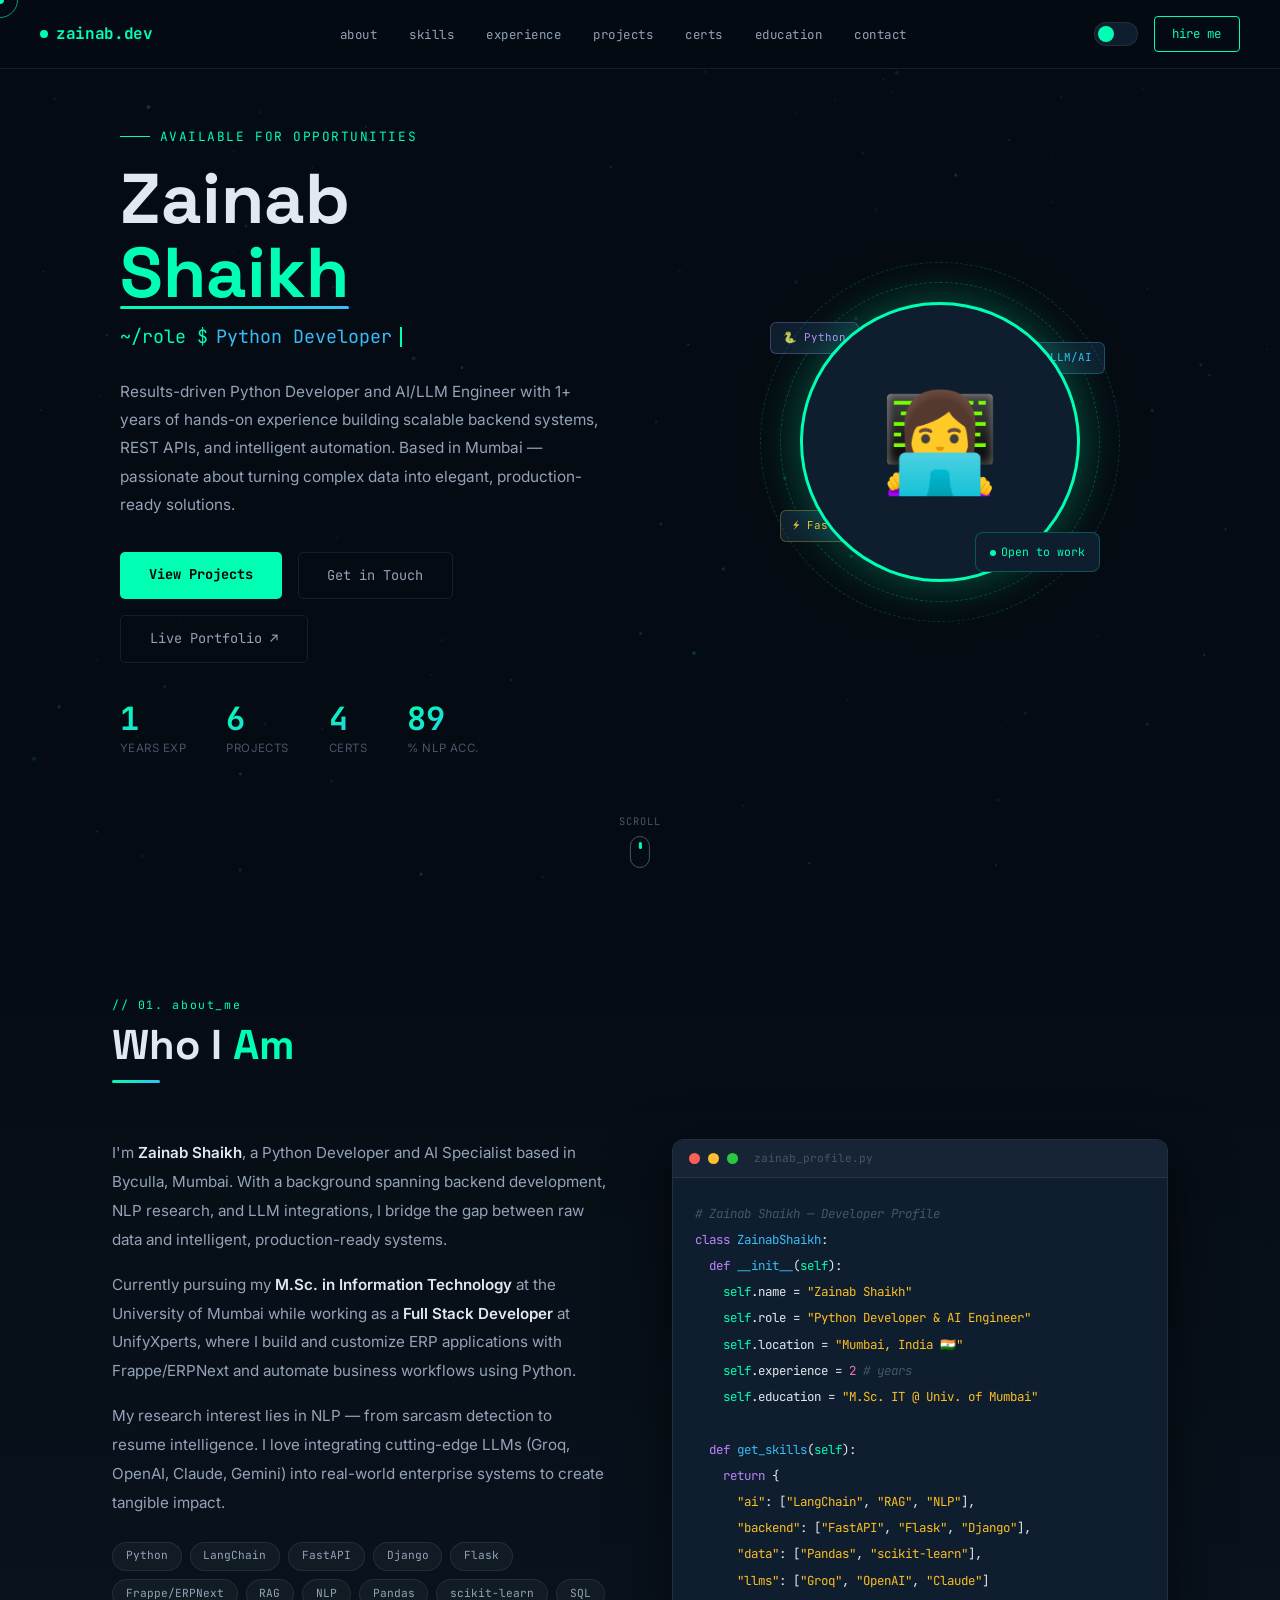
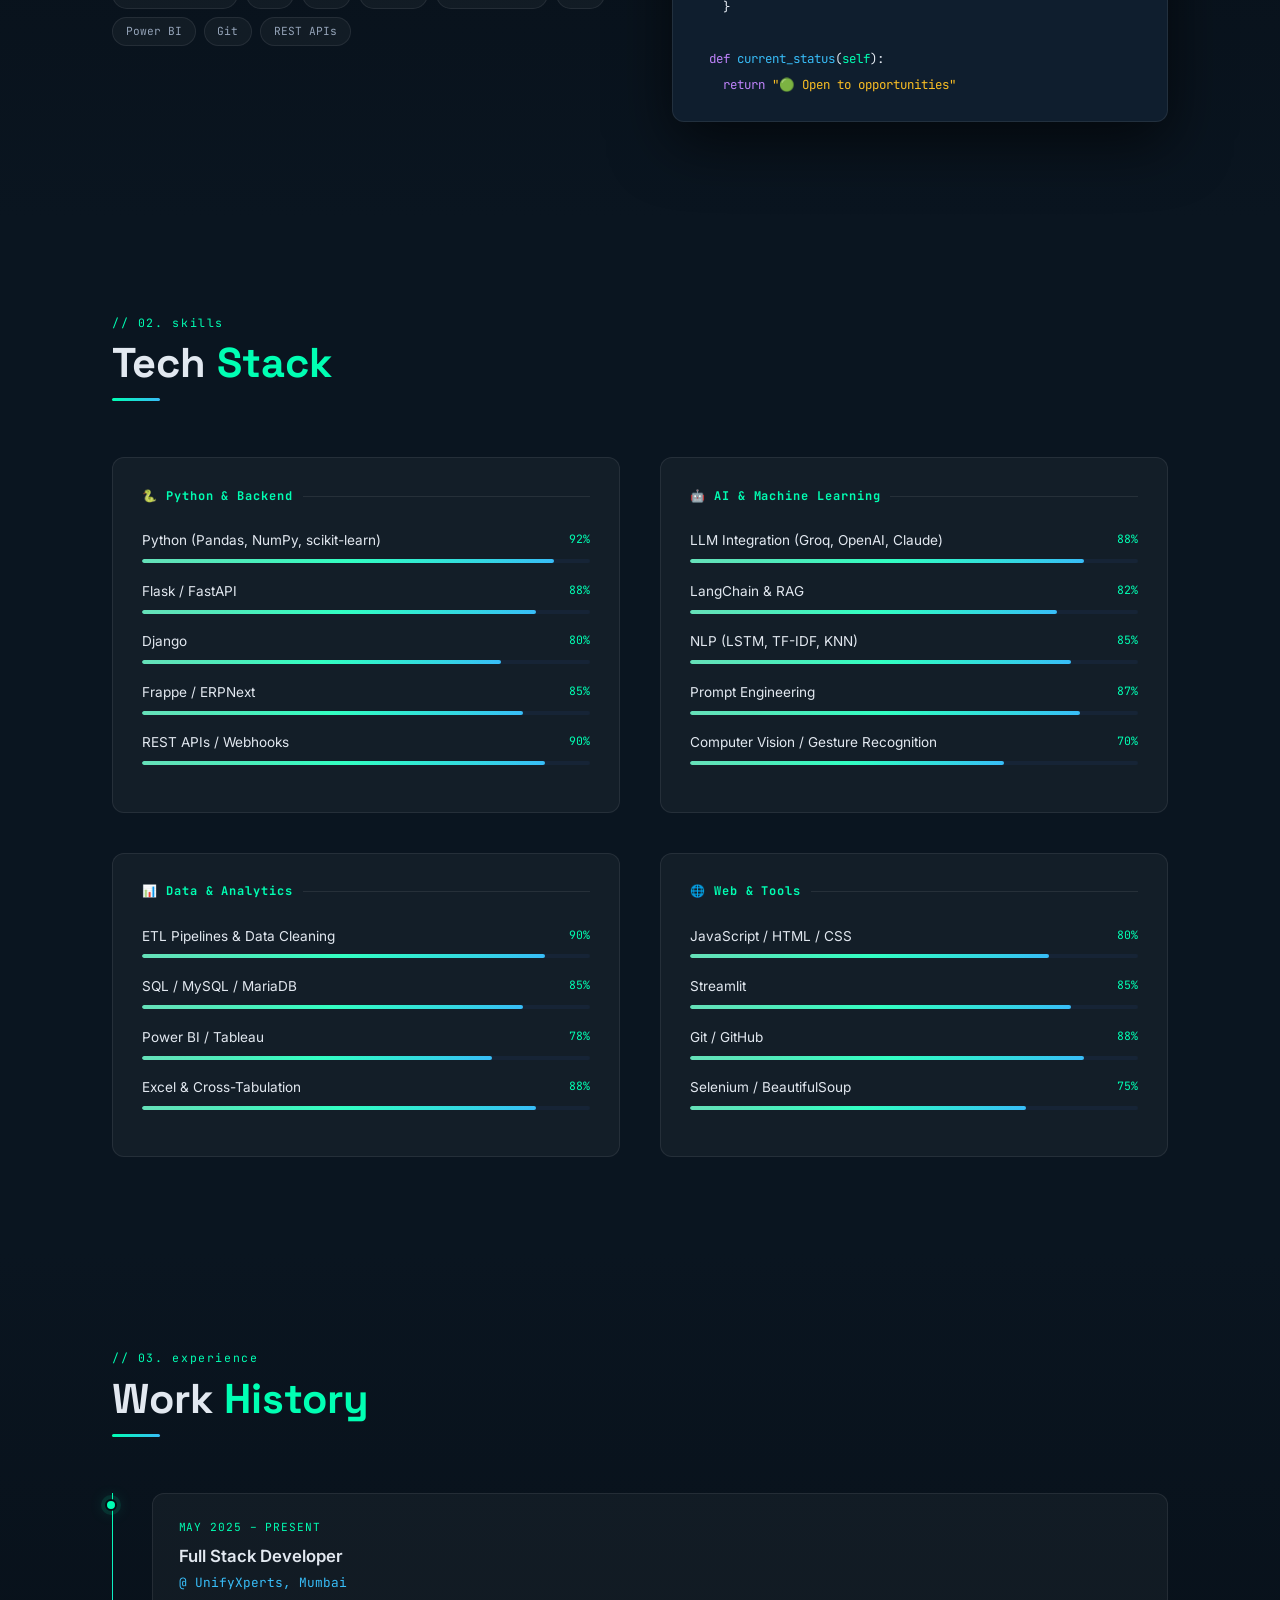
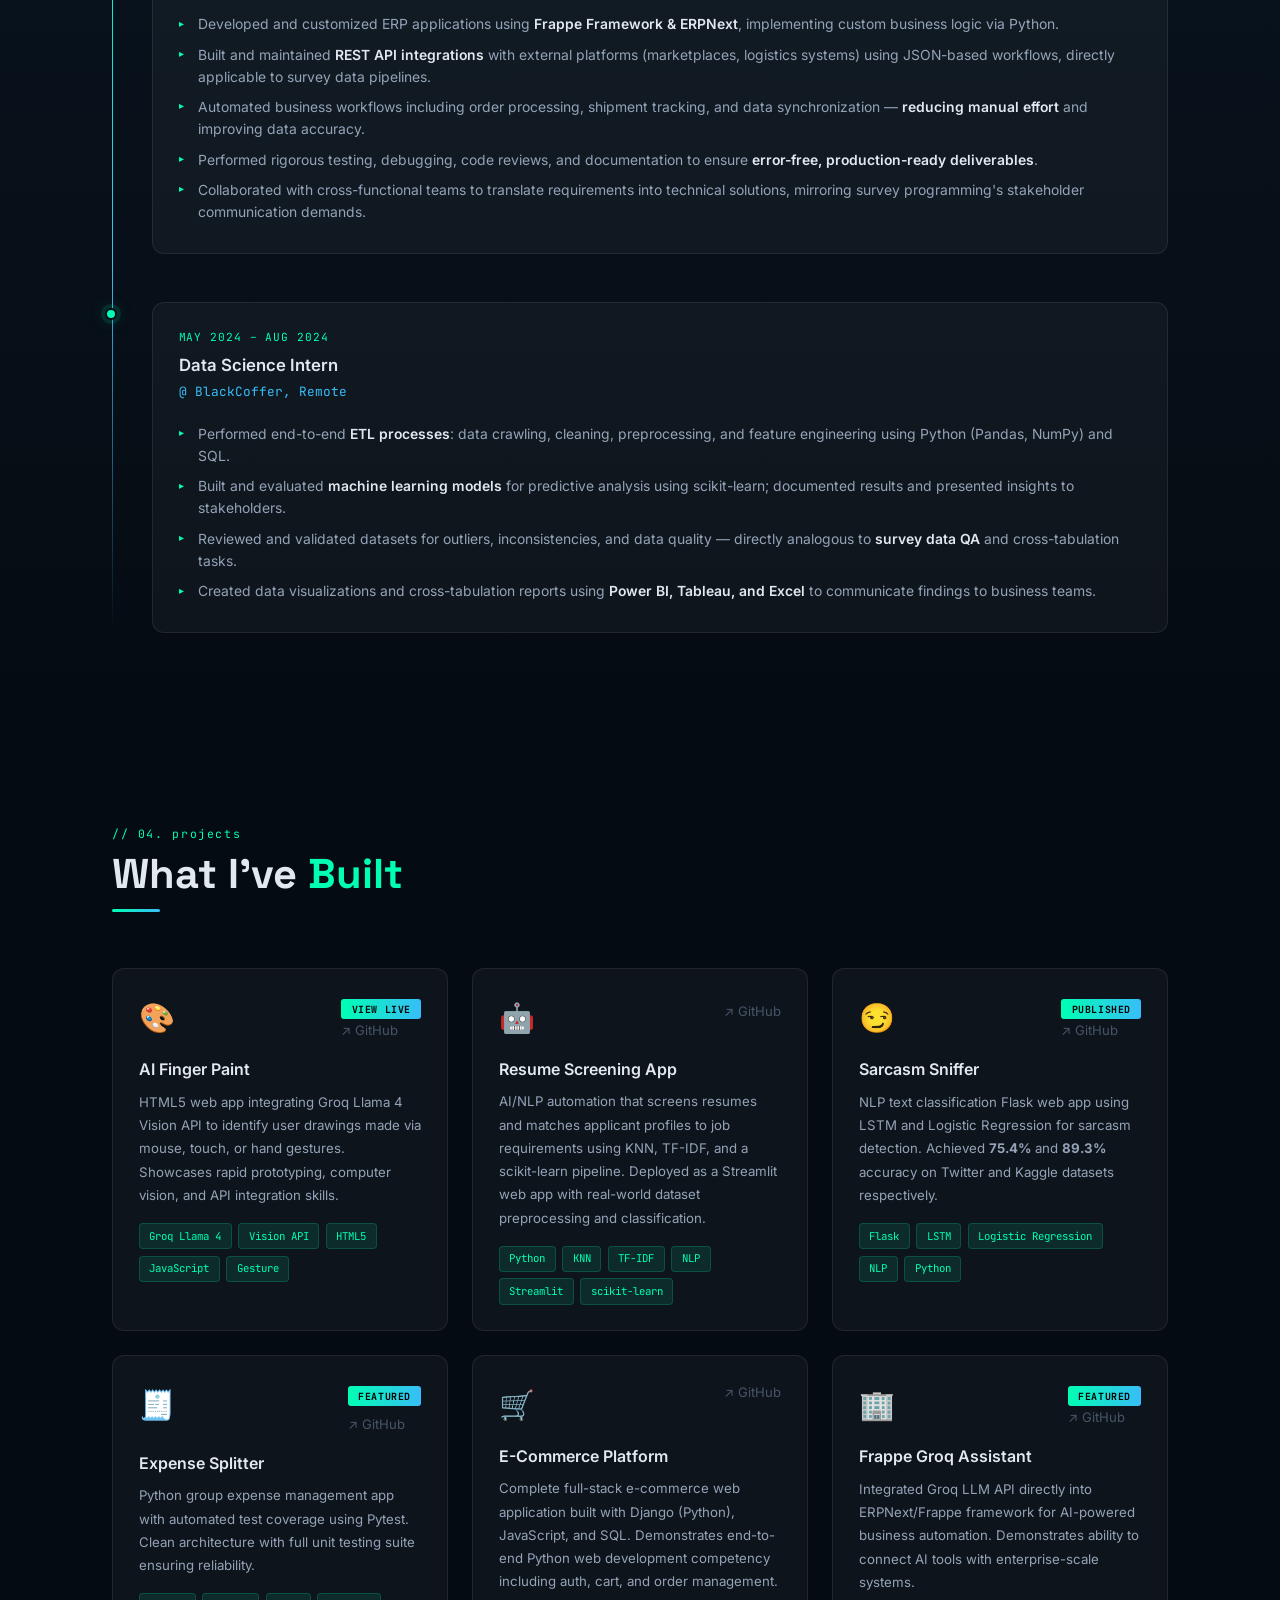
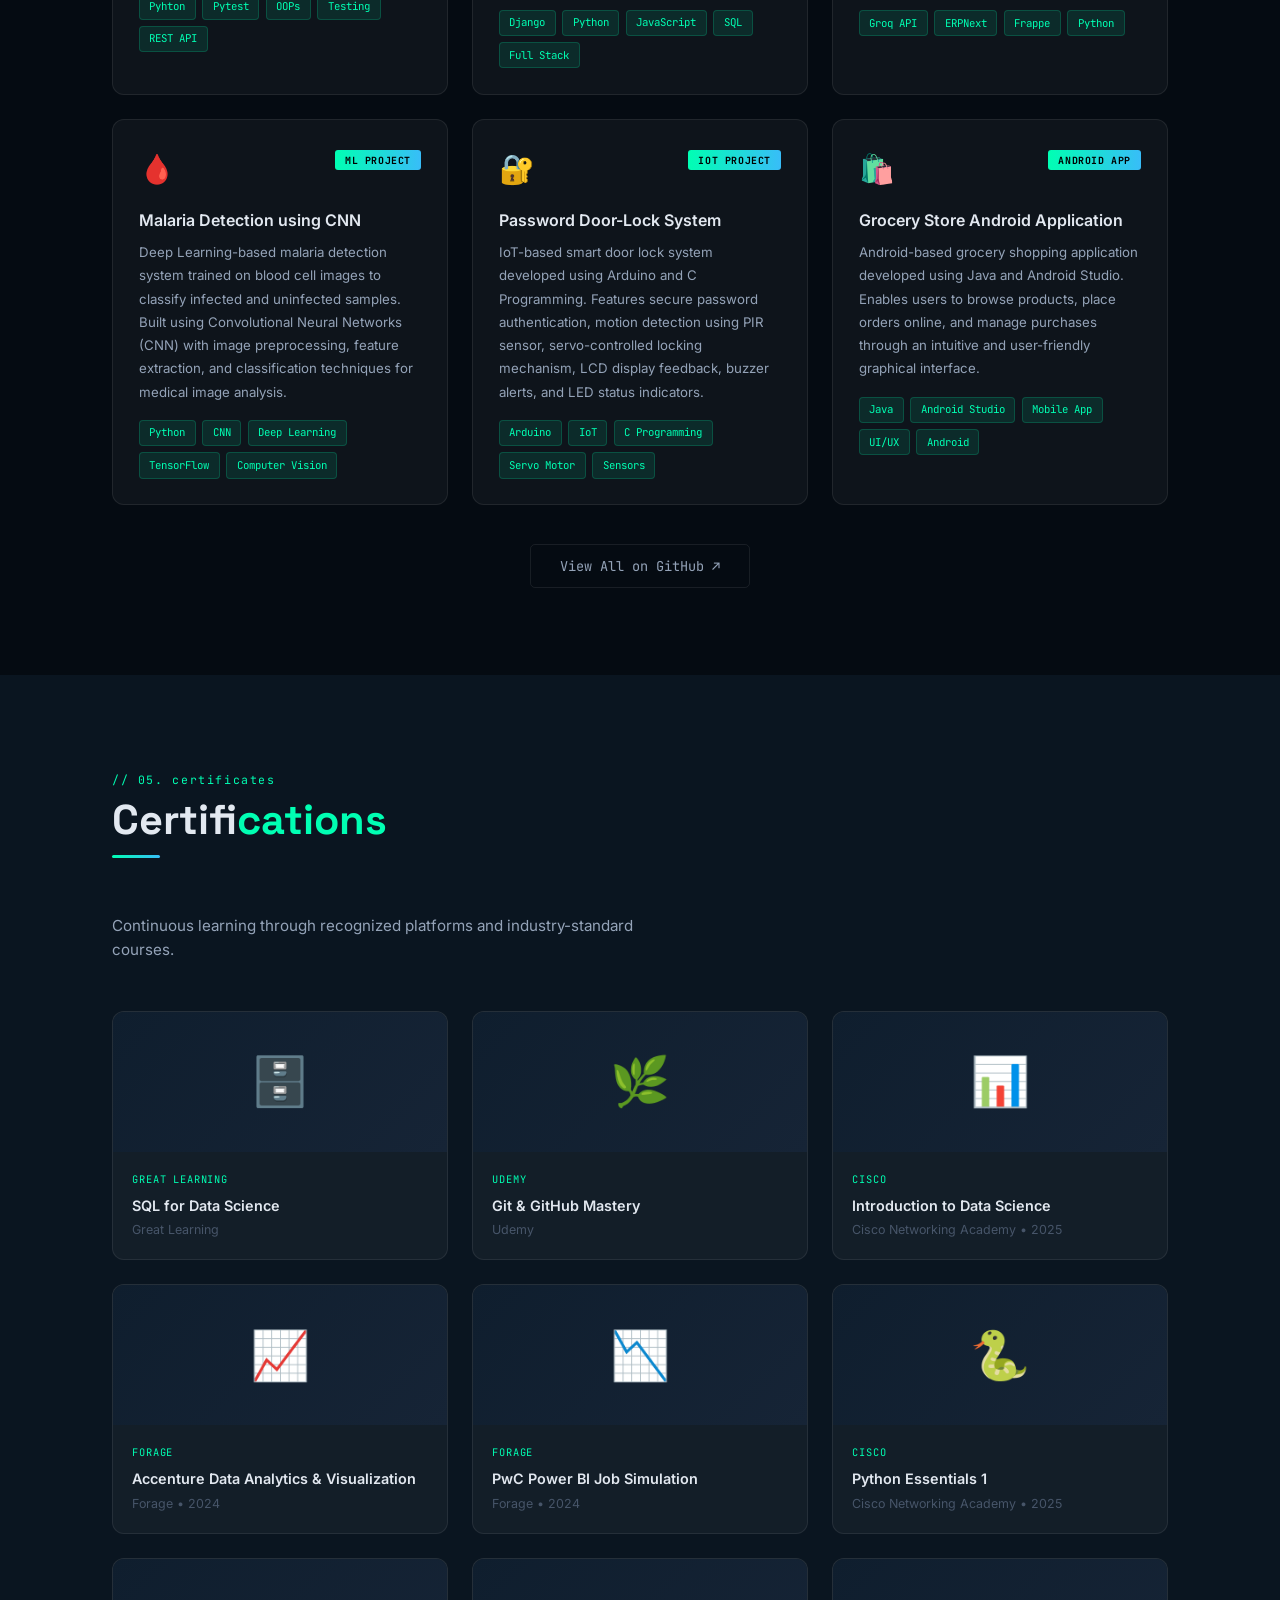
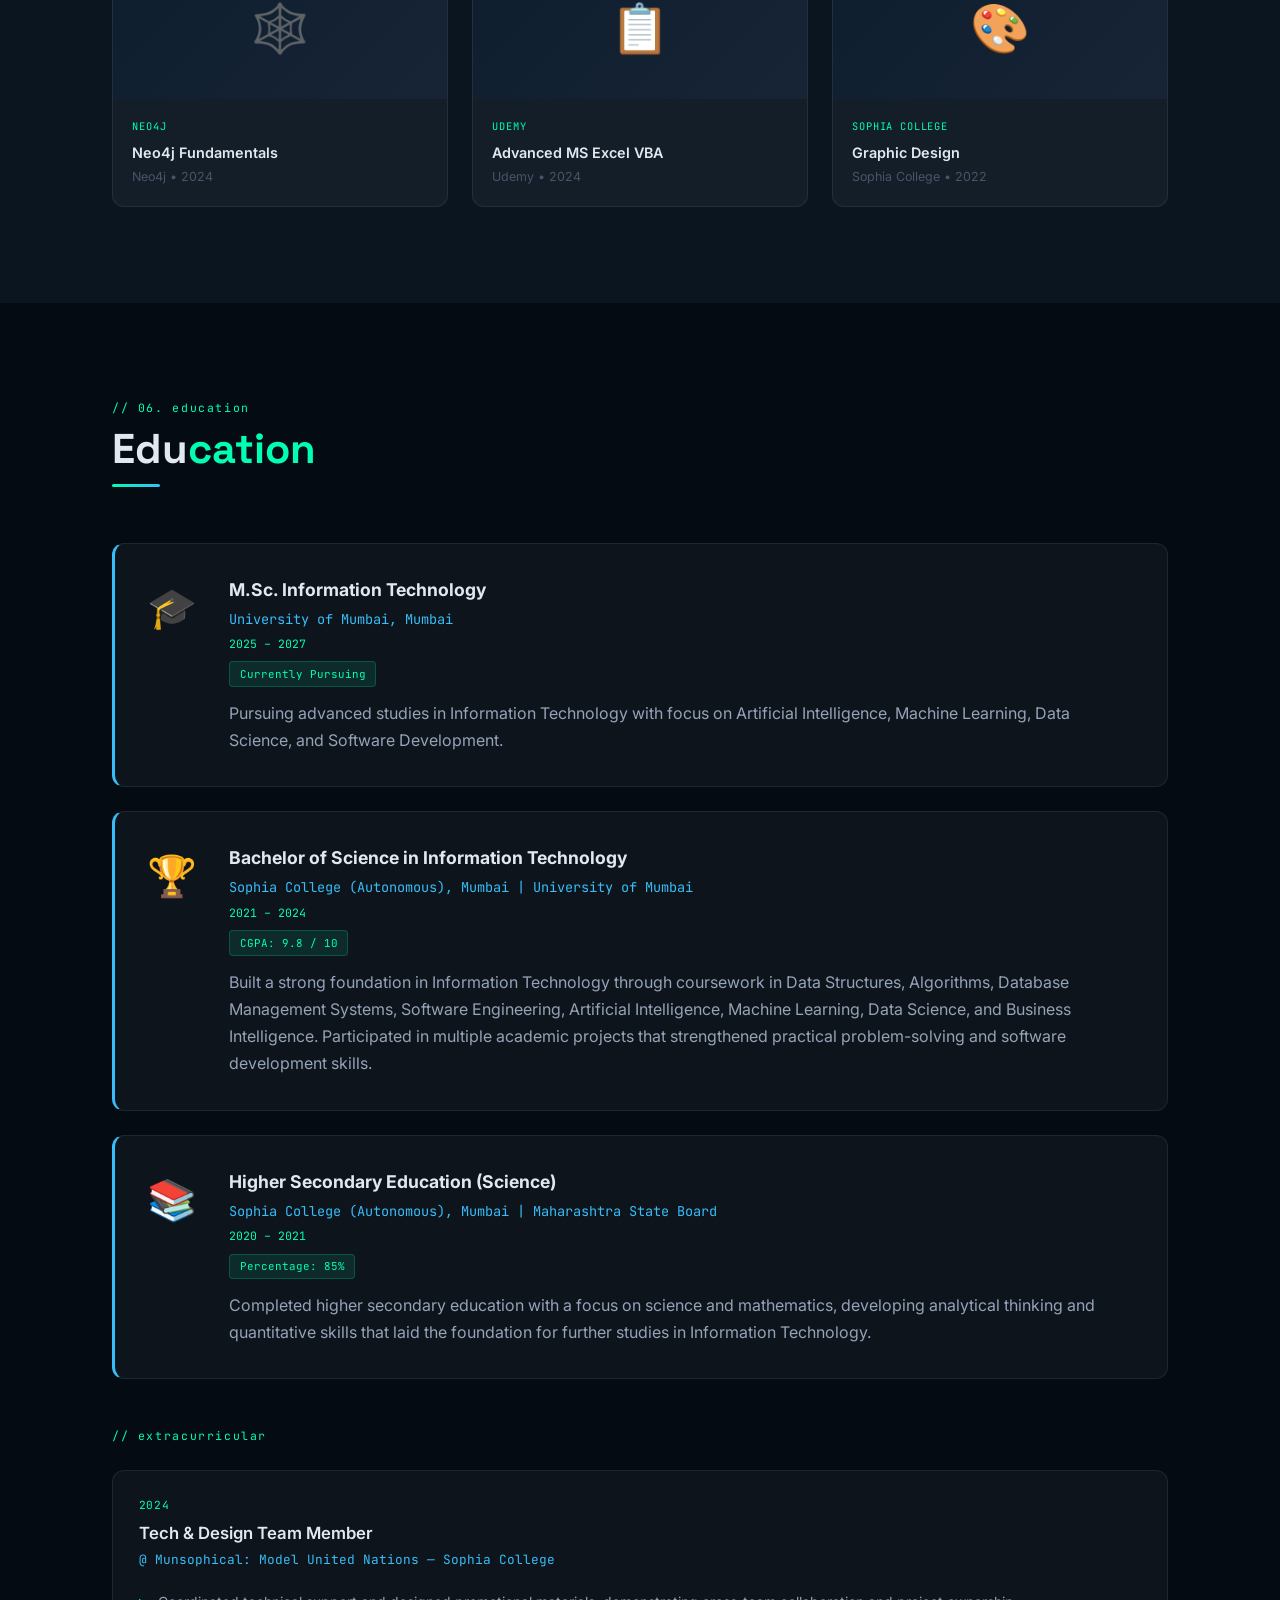
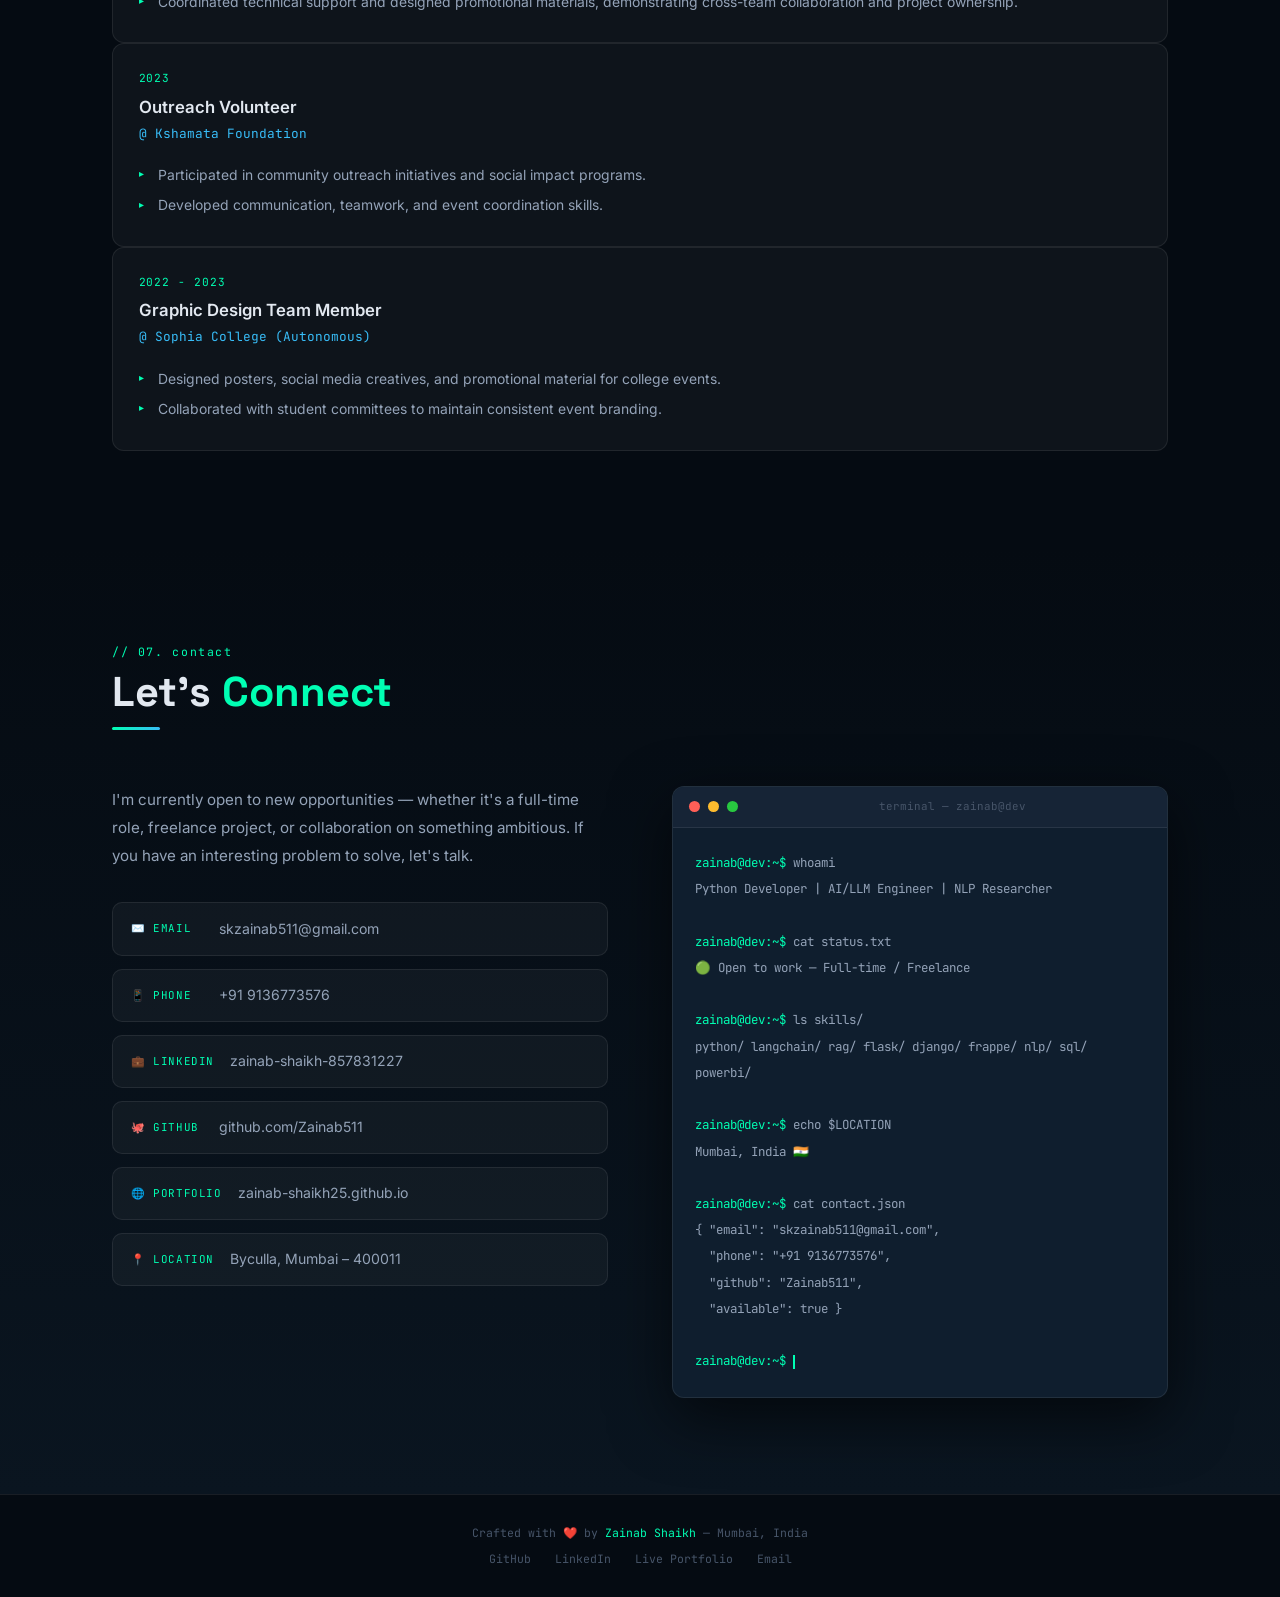
<file: index.html>
<!DOCTYPE html>
<html lang="en" data-theme="dark">
<head>
  <meta charset="UTF-8" />
  <meta name="viewport" content="width=device-width, initial-scale=1.0" />
  <title>Zainab Shaikh — Python Developer & AI Engineer</title>
  <meta name="description" content="Portfolio of Zainab Shaikh — Python Developer, AI/LLM Engineer, and NLP Researcher based in Mumbai." />
  <meta property="og:title" content="Zainab Shaikh — Python Developer & AI Engineer" />
  <meta property="og:description" content="Building scalable AI-powered systems with Python, LLMs, and FastAPI." />
  <link rel="stylesheet" href="css/style.css" />
</head>
<body>

<!-- ── PROGRESS BAR ── -->
<div class="progress-bar"></div>

<!-- ── CUSTOM CURSOR ── -->
<div class="cursor-dot"></div>
<div class="cursor-ring"></div>

<!-- ── PARTICLE CANVAS ── -->
<canvas id="canvas"></canvas>

<!-- ══════════════════════════════════════
     NAV
══════════════════════════════════════ -->
<nav>
  <div class="nav-logo">
    <span class="nav-logo-dot"></span>
    zainab.dev
  </div>

  <ul class="nav-links">
    <li><a href="#about">about</a></li>
    <li><a href="#skills">skills</a></li>
    <li><a href="#experience">experience</a></li>
    <li><a href="#projects">projects</a></li>
    <li><a href="#certificates">certs</a></li>
    <li><a href="#education">education</a></li>
    <li><a href="#contact">contact</a></li>
  </ul>

  <div class="nav-right">
    <button class="theme-toggle" id="themeToggle" aria-label="Toggle theme"></button>
    <a href="mailto:skzainab511@gmail.com" class="nav-cta">hire me</a>
    <div class="hamburger" id="hamburger">
      <span></span><span></span><span></span>
    </div>
  </div>
</nav>

<!-- ── MOBILE NAV ── -->
<div class="mobile-nav" id="mobileNav">
  <a href="#about">about</a>
  <a href="#skills">skills</a>
  <a href="#experience">experience</a>
  <a href="#projects">projects</a>
  <a href="#certificates">certs</a>
  <a href="#education">education</a>
  <a href="#contact">contact</a>
</div>

<!-- ══════════════════════════════════════
     HERO
══════════════════════════════════════ -->
<section id="hero">
  <div class="container">
    <div class="hero-inner">
      <div class="hero-content">
        <div class="hero-eyebrow">AVAILABLE FOR OPPORTUNITIES</div>

        <h1 class="hero-name glitch" data-text="Zainab Shaikh">
          Zainab<br><span class="accent">Shaikh</span>
        </h1>

        <div class="hero-typewriter-wrap">
          <span class="tw-prefix">~/role $</span>
          <span id="typewriter"></span>
          <span class="cursor"></span>
        </div>

        <p class="hero-desc">
          Results-driven Python Developer and AI/LLM Engineer with 1+ years of hands-on experience building
          scalable backend systems, REST APIs, and intelligent automation. Based in Mumbai — passionate about
          turning complex data into elegant, production-ready solutions.
        </p>

        <div class="hero-btns">
          <a href="#projects" class="btn-primary">View Projects</a>
          <a href="#contact" class="btn-ghost">Get in Touch</a>
          <a href="https://zainab-shaikh25.github.io/zainabshaikh/" target="_blank" class="btn-ghost">Live Portfolio ↗</a>
        </div>

        <div class="hero-stats">
          <div>
            <div class="stat-num" data-val="1" data-dec="0">1</div>
            <div class="stat-label">YEARS EXP</div>
          </div>
          <div>
            <div class="stat-num" data-val="6" data-dec="0">6</div>
            <div class="stat-label">PROJECTS</div>
          </div>
          <div>
            <div class="stat-num" data-val="4" data-dec="0">4</div>
            <div class="stat-label">CERTS</div>
          </div>
          <div>
            <div class="stat-num" data-val="89" data-dec="0">89</div>
            <div class="stat-label">% NLP ACC.</div>
          </div>
        </div>
      </div>

      <div class="hero-visual">
        <div class="avatar-ring">
          <div class="avatar-img" style="font-size:6rem; display:flex; align-items:center; justify-content:center;">👩‍💻</div>
          <div class="avatar-badge">
            <span class="avatar-badge-dot"></span>Open to work
          </div>
          <div class="floating-tag tag-tl">🐍 Python</div>
          <div class="floating-tag tag-tr">🤖 LLM/AI</div>
          <div class="floating-tag tag-bl">⚡ FastAPI</div>
        </div>
      </div>
    </div>

    <div class="scroll-indicator">
      <span>SCROLL</span>
      <div class="scroll-mouse"><div class="scroll-wheel"></div></div>
    </div>
  </div>
</section>

<!-- ══════════════════════════════════════
     ABOUT
══════════════════════════════════════ -->
<section id="about">
  <div class="container">
    <div class="reveal">
      <div class="section-label">// 01. about_me</div>
      <h2 class="section-title">Who I <span class="accent">Am</span></h2>
      <div class="section-line"></div>
    </div>

    <div class="about-grid">
      <div class="about-text reveal-left">
        <p>
          I'm <strong>Zainab Shaikh</strong>, a Python Developer and AI Specialist based in Byculla, Mumbai.
          With a background spanning backend development, NLP research, and LLM integrations,
          I bridge the gap between raw data and intelligent, production-ready systems.
        </p>
        <p>
          Currently pursuing my <strong>M.Sc. in Information Technology</strong> at the University of Mumbai
          while working as a <strong>Full Stack Developer</strong> at UnifyXperts, where I build and customize
          ERP applications with Frappe/ERPNext and automate business workflows using Python.
        </p>
        <p>
          My research interest lies in NLP — from sarcasm detection to resume intelligence. I love integrating
          cutting-edge LLMs (Groq, OpenAI, Claude, Gemini) into real-world enterprise systems to create
          tangible impact.
        </p>

        <div class="badge-row">
          <span class="tech-badge">Python</span>
          <span class="tech-badge">LangChain</span>
          <span class="tech-badge">FastAPI</span>
          <span class="tech-badge">Django</span>
          <span class="tech-badge">Flask</span>
          <span class="tech-badge">Frappe/ERPNext</span>
          <span class="tech-badge">RAG</span>
          <span class="tech-badge">NLP</span>
          <span class="tech-badge">Pandas</span>
          <span class="tech-badge">scikit-learn</span>
          <span class="tech-badge">SQL</span>
          <span class="tech-badge">Power BI</span>
          <span class="tech-badge">Git</span>
          <span class="tech-badge">REST APIs</span>
        </div>
      </div>

      <div class="about-code reveal-right">
        <div class="code-bar">
          <div class="dot r"></div><div class="dot y"></div><div class="dot g"></div>
          <span class="code-filename">zainab_profile.py</span>
        </div>
        <div class="code-body">
<span class="cm"># Zainab Shaikh — Developer Profile</span>
<br>
<span class="kw">class</span> <span class="fn">ZainabShaikh</span>:
<br>&nbsp;&nbsp;<span class="kw">def</span> <span class="fn">__init__</span>(<span class="val">self</span>):
<br>&nbsp;&nbsp;&nbsp;&nbsp;<span class="val">self</span>.name = <span class="str">"Zainab Shaikh"</span>
<br>&nbsp;&nbsp;&nbsp;&nbsp;<span class="val">self</span>.role = <span class="str">"Python Developer & AI Engineer"</span>
<br>&nbsp;&nbsp;&nbsp;&nbsp;<span class="val">self</span>.location = <span class="str">"Mumbai, India 🇮🇳"</span>
<br>&nbsp;&nbsp;&nbsp;&nbsp;<span class="val">self</span>.experience = <span class="num">2</span>  <span class="cm"># years</span>
<br>&nbsp;&nbsp;&nbsp;&nbsp;<span class="val">self</span>.education = <span class="str">"M.Sc. IT @ Univ. of Mumbai"</span>
<br>
<br>&nbsp;&nbsp;<span class="kw">def</span> <span class="fn">get_skills</span>(<span class="val">self</span>):
<br>&nbsp;&nbsp;&nbsp;&nbsp;<span class="kw">return</span> {
<br>&nbsp;&nbsp;&nbsp;&nbsp;&nbsp;&nbsp;<span class="str">"ai"</span>: [<span class="str">"LangChain"</span>, <span class="str">"RAG"</span>, <span class="str">"NLP"</span>],
<br>&nbsp;&nbsp;&nbsp;&nbsp;&nbsp;&nbsp;<span class="str">"backend"</span>: [<span class="str">"FastAPI"</span>, <span class="str">"Flask"</span>, <span class="str">"Django"</span>],
<br>&nbsp;&nbsp;&nbsp;&nbsp;&nbsp;&nbsp;<span class="str">"data"</span>: [<span class="str">"Pandas"</span>, <span class="str">"scikit-learn"</span>],
<br>&nbsp;&nbsp;&nbsp;&nbsp;&nbsp;&nbsp;<span class="str">"llms"</span>: [<span class="str">"Groq"</span>, <span class="str">"OpenAI"</span>, <span class="str">"Claude"</span>]
<br>&nbsp;&nbsp;&nbsp;&nbsp;}
<br>
<br>&nbsp;&nbsp;<span class="kw">def</span> <span class="fn">current_status</span>(<span class="val">self</span>):
<br>&nbsp;&nbsp;&nbsp;&nbsp;<span class="kw">return</span> <span class="str">"🟢 Open to opportunities"</span>
        </div>
      </div>
    </div>
  </div>
</section>

<!-- ══════════════════════════════════════
     SKILLS
══════════════════════════════════════ -->
<section id="skills">
  <div class="container">
    <div class="reveal">
      <div class="section-label">// 02. skills</div>
      <h2 class="section-title">Tech <span class="accent">Stack</span></h2>
      <div class="section-line"></div>
    </div>

    <div class="skills-grid">
      <div class="skill-group reveal delay-1">
        <h3>🐍 Python & Backend</h3>
        <div class="skill-item">
          <div class="skill-top"><span class="skill-name">Python (Pandas, NumPy, scikit-learn)</span><span class="skill-pct">92%</span></div>
          <div class="skill-bar"><div class="skill-fill" data-w="92"></div></div>
        </div>
        <div class="skill-item">
          <div class="skill-top"><span class="skill-name">Flask / FastAPI</span><span class="skill-pct">88%</span></div>
          <div class="skill-bar"><div class="skill-fill" data-w="88"></div></div>
        </div>
        <div class="skill-item">
          <div class="skill-top"><span class="skill-name">Django</span><span class="skill-pct">80%</span></div>
          <div class="skill-bar"><div class="skill-fill" data-w="80"></div></div>
        </div>
        <div class="skill-item">
          <div class="skill-top"><span class="skill-name">Frappe / ERPNext</span><span class="skill-pct">85%</span></div>
          <div class="skill-bar"><div class="skill-fill" data-w="85"></div></div>
        </div>
        <div class="skill-item">
          <div class="skill-top"><span class="skill-name">REST APIs / Webhooks</span><span class="skill-pct">90%</span></div>
          <div class="skill-bar"><div class="skill-fill" data-w="90"></div></div>
        </div>
      </div>

      <div class="skill-group reveal delay-2">
        <h3>🤖 AI & Machine Learning</h3>
        <div class="skill-item">
          <div class="skill-top"><span class="skill-name">LLM Integration (Groq, OpenAI, Claude)</span><span class="skill-pct">88%</span></div>
          <div class="skill-bar"><div class="skill-fill" data-w="88"></div></div>
        </div>
        <div class="skill-item">
          <div class="skill-top"><span class="skill-name">LangChain & RAG</span><span class="skill-pct">82%</span></div>
          <div class="skill-bar"><div class="skill-fill" data-w="82"></div></div>
        </div>
        <div class="skill-item">
          <div class="skill-top"><span class="skill-name">NLP (LSTM, TF-IDF, KNN)</span><span class="skill-pct">85%</span></div>
          <div class="skill-bar"><div class="skill-fill" data-w="85"></div></div>
        </div>
        <div class="skill-item">
          <div class="skill-top"><span class="skill-name">Prompt Engineering</span><span class="skill-pct">87%</span></div>
          <div class="skill-bar"><div class="skill-fill" data-w="87"></div></div>
        </div>
        <div class="skill-item">
          <div class="skill-top"><span class="skill-name">Computer Vision / Gesture Recognition</span><span class="skill-pct">70%</span></div>
          <div class="skill-bar"><div class="skill-fill" data-w="70"></div></div>
        </div>
      </div>

      <div class="skill-group reveal delay-3">
        <h3>📊 Data & Analytics</h3>
        <div class="skill-item">
          <div class="skill-top"><span class="skill-name">ETL Pipelines & Data Cleaning</span><span class="skill-pct">90%</span></div>
          <div class="skill-bar"><div class="skill-fill" data-w="90"></div></div>
        </div>
        <div class="skill-item">
          <div class="skill-top"><span class="skill-name">SQL / MySQL / MariaDB</span><span class="skill-pct">85%</span></div>
          <div class="skill-bar"><div class="skill-fill" data-w="85"></div></div>
        </div>
        <div class="skill-item">
          <div class="skill-top"><span class="skill-name">Power BI / Tableau</span><span class="skill-pct">78%</span></div>
          <div class="skill-bar"><div class="skill-fill" data-w="78"></div></div>
        </div>
        <div class="skill-item">
          <div class="skill-top"><span class="skill-name">Excel & Cross-Tabulation</span><span class="skill-pct">88%</span></div>
          <div class="skill-bar"><div class="skill-fill" data-w="88"></div></div>
        </div>
      </div>

      <div class="skill-group reveal delay-4">
        <h3>🌐 Web & Tools</h3>
        <div class="skill-item">
          <div class="skill-top"><span class="skill-name">JavaScript / HTML / CSS</span><span class="skill-pct">80%</span></div>
          <div class="skill-bar"><div class="skill-fill" data-w="80"></div></div>
        </div>
        <div class="skill-item">
          <div class="skill-top"><span class="skill-name">Streamlit</span><span class="skill-pct">85%</span></div>
          <div class="skill-bar"><div class="skill-fill" data-w="85"></div></div>
        </div>
        <div class="skill-item">
          <div class="skill-top"><span class="skill-name">Git / GitHub</span><span class="skill-pct">88%</span></div>
          <div class="skill-bar"><div class="skill-fill" data-w="88"></div></div>
        </div>
        <div class="skill-item">
          <div class="skill-top"><span class="skill-name">Selenium / BeautifulSoup</span><span class="skill-pct">75%</span></div>
          <div class="skill-bar"><div class="skill-fill" data-w="75"></div></div>
        </div>
      </div>
    </div>
  </div>
</section>

<!-- ══════════════════════════════════════
     EXPERIENCE
══════════════════════════════════════ -->
<section id="experience">
  <div class="container">
    <div class="reveal">
      <div class="section-label">// 03. experience</div>
      <h2 class="section-title">Work <span class="accent">History</span></h2>
      <div class="section-line"></div>
    </div>

    <div class="timeline">

      <div class="tl-item reveal">
        <div class="tl-dot"></div>
        <div class="tl-card">
          <div class="tl-date">MAY 2025 – PRESENT</div>
          <div class="tl-title">Full Stack Developer</div>
          <div class="tl-company">@ UnifyXperts, Mumbai</div>
          <ul class="tl-list">
            <li>Developed and customized ERP applications using <strong>Frappe Framework & ERPNext</strong>, implementing custom business logic via Python.</li>
            <li>Built and maintained <strong>REST API integrations</strong> with external platforms (marketplaces, logistics systems) using JSON-based workflows, directly applicable to survey data pipelines.</li>
            <li>Automated business workflows including order processing, shipment tracking, and data synchronization — <strong>reducing manual effort</strong> and improving data accuracy.</li>
            <li>Performed rigorous testing, debugging, code reviews, and documentation to ensure <strong>error-free, production-ready deliverables</strong>.</li>
            <li>Collaborated with cross-functional teams to translate requirements into technical solutions, mirroring survey programming's stakeholder communication demands.</li>
          </ul>
        </div>
      </div>

      <div class="tl-item reveal">
        <div class="tl-dot"></div>
        <div class="tl-card">
          <div class="tl-date">MAY 2024 – AUG 2024</div>
          <div class="tl-title">Data Science Intern</div>
          <div class="tl-company">@ BlackCoffer, Remote</div>
          <ul class="tl-list">
            <li>Performed end-to-end <strong>ETL processes</strong>: data crawling, cleaning, preprocessing, and feature engineering using Python (Pandas, NumPy) and SQL.</li>
            <li>Built and evaluated <strong>machine learning models</strong> for predictive analysis using scikit-learn; documented results and presented insights to stakeholders.</li>
            <li>Reviewed and validated datasets for outliers, inconsistencies, and data quality — directly analogous to <strong>survey data QA</strong> and cross-tabulation tasks.</li>
            <li>Created data visualizations and cross-tabulation reports using <strong>Power BI, Tableau, and Excel</strong> to communicate findings to business teams.</li>
          </ul>
        </div>
      </div>

    </div>
  </div>
</section>

<!-- ══════════════════════════════════════
     PROJECTS
══════════════════════════════════════ -->
<section id="projects">
  <div class="container">
    <div class="reveal">
      <div class="section-label">// 04. projects</div>
      <h2 class="section-title">What I've <span class="accent">Built</span></h2>
      <div class="section-line"></div>
    </div>

    <div class="projects-grid">
      
      <div class="project-card reveal delay-2">
        <div class="project-top">
          <span class="project-icon">🎨</span>
          <div>
          <span class="featured-badge">
            <a href="https://ai-finger-paint.onrender.com/">VIEW LIVE</a>
          </span>
          <div class="project-links">
            <a href="https://github.com/Zainab511/ai-finger-paint" target="_blank">↗ GitHub</a>
          </div>
          </div>
        </div>
        <div class="project-title">AI Finger Paint</div>
        <div class="project-desc">HTML5 web app integrating Groq Llama 4 Vision API to identify user drawings made via mouse, touch, or hand gestures. Showcases rapid prototyping, computer vision, and API integration skills.</div>
        <div class="project-tags">
          <span class="tag">Groq Llama 4</span>
          <span class="tag">Vision API</span>
          <span class="tag">HTML5</span>
          <span class="tag">JavaScript</span>
          <span class="tag">Gesture</span>
        </div>
      </div>

      <div class="project-card reveal delay-1">
        <div class="project-top">
          <span class="project-icon">🤖</span>
          <div>
            <div class="project-links" style="margin-top:0.4rem;">
              <a href="https://github.com/Zainab511/resume_screening_app" target="_blank">↗ GitHub</a>
            </div>
          </div>
        </div>
        <div class="project-title">Resume Screening App</div>
        <div class="project-desc">AI/NLP automation that screens resumes and matches applicant profiles to job requirements using KNN, TF-IDF, and a scikit-learn pipeline. Deployed as a Streamlit web app with real-world dataset preprocessing and classification.</div>
        <div class="project-tags">
          <span class="tag">Python</span>
          <span class="tag">KNN</span>
          <span class="tag">TF-IDF</span>
          <span class="tag">NLP</span>
          <span class="tag">Streamlit</span>
          <span class="tag">scikit-learn</span>
        </div>
      </div>


      <div class="project-card reveal delay-2">
        <div class="project-top">
          <span class="project-icon">😏</span>
          <div>
          <span class="featured-badge">PUBLISHED</span>
          <div class="project-links">
            <a href="https://github.com/Zainab511/Sarcasm-Sniffer" target="_blank">↗ GitHub</a>
          </div>
          </div>
        </div>
        <div class="project-title">Sarcasm Sniffer</div>
        <div class="project-desc">NLP text classification Flask web app using LSTM and Logistic Regression for sarcasm detection. Achieved <strong>75.4%</strong> and <strong>89.3%</strong> accuracy on Twitter and Kaggle datasets respectively.</div>
        <div class="project-tags">
          <span class="tag">Flask</span>
          <span class="tag">LSTM</span>
          <span class="tag">Logistic Regression</span>
          <span class="tag">NLP</span>
          <span class="tag">Python</span>
        </div>
      </div>

      <div class="project-card reveal delay-3">
        <div class="project-top">
          <span class="project-icon">🧾</span>
          <div>
            <span class="featured-badge">FEATURED</span>
            <div class="project-links" style="margin-top:0.4rem;">
              <a href="https://github.com/Zainab511/Expense-Splitter" target="_blank">↗ GitHub</a>
            </div>
          </div>
        </div>
        <div class="project-title">Expense Splitter</div>
        <div class="project-desc">Python group expense management app with automated test coverage using Pytest. Clean architecture with full unit testing suite ensuring reliability.</div>
        <div class="project-tags">
          <span class="tag">Pyhton</span>
          <span class="tag">Pytest</span>
          <span class="tag">OOPs</span>
          <span class="tag">Testing</span>
          <span class="tag">REST API</span>
        </div>
      </div>

            <div class="project-card reveal delay-3">
        <div class="project-top">
          <span class="project-icon">🛒</span>
          <div class="project-links">
            <a href="https://github.com/Zainab511/E-commerce-django" target="_blank">↗ GitHub</a>
          </div>
        </div>
        <div class="project-title">E-Commerce Platform</div>
        <div class="project-desc">Complete full-stack e-commerce web application built with Django (Python), JavaScript, and SQL. Demonstrates end-to-end Python web development competency including auth, cart, and order management.</div>
        <div class="project-tags">
          <span class="tag">Django</span>
          <span class="tag">Python</span>
          <span class="tag">JavaScript</span>
          <span class="tag">SQL</span>
          <span class="tag">Full Stack</span>
        </div>
      </div>

      <div class="project-card reveal delay-1">
        <div class="project-top">
          <span class="project-icon">🏢</span>
          <div>
            <span class="featured-badge">FEATURED</span>
          <div class="project-links">
            <a href="https://github.com/Zainab511/frappe_groq_assistant" target="_blank">↗ GitHub</a>
          </div>
          </div>
        </div>
        <div class="project-title">Frappe Groq Assistant</div>
        <div class="project-desc">Integrated Groq LLM API directly into ERPNext/Frappe framework for AI-powered business automation. Demonstrates ability to connect AI tools with enterprise-scale systems.</div>
        <div class="project-tags">
          <span class="tag">Groq API</span>
          <span class="tag">ERPNext</span>
          <span class="tag">Frappe</span>
          <span class="tag">Python</span>
        </div>
      </div>

      <div class="project-card reveal delay-1">
        <div class="project-top">
          <span class="project-icon">🩸</span>
          <div>
            <span class="featured-badge">ML PROJECT</span>
          </div>
        </div>

        <div class="project-title">Malaria Detection using CNN</div>

        <div class="project-desc">
          Deep Learning-based malaria detection system trained on blood cell images to classify infected and uninfected samples. Built using Convolutional Neural Networks (CNN) with image preprocessing, feature extraction, and classification techniques for medical image analysis.
        </div>

        <div class="project-tags">
          <span class="tag">Python</span>
          <span class="tag">CNN</span>
          <span class="tag">Deep Learning</span>
          <span class="tag">TensorFlow</span>
          <span class="tag">Computer Vision</span>
        </div>
      </div>

      <div class="project-card reveal delay-2">
        <div class="project-top">
          <span class="project-icon">🔐</span>
          <div>
            <span class="featured-badge">IOT PROJECT</span>
          </div>
        </div>

        <div class="project-title">Password Door-Lock System</div>

        <div class="project-desc">
          IoT-based smart door lock system developed using Arduino and C Programming. Features secure password authentication, motion detection using PIR sensor, servo-controlled locking mechanism, LCD display feedback, buzzer alerts, and LED status indicators.
        </div>

        <div class="project-tags">
          <span class="tag">Arduino</span>
          <span class="tag">IoT</span>
          <span class="tag">C Programming</span>
          <span class="tag">Servo Motor</span>
          <span class="tag">Sensors</span>
        </div>
      </div>

      <div class="project-card reveal delay-3">
        <div class="project-top">
          <span class="project-icon">🛍️</span>
          <div>
            <span class="featured-badge">ANDROID APP</span>
          </div>
        </div>

        <div class="project-title">Grocery Store Android Application</div>

        <div class="project-desc">
          Android-based grocery shopping application developed using Java and Android Studio. Enables users to browse products, place orders online, and manage purchases through an intuitive and user-friendly graphical interface.
        </div>

        <div class="project-tags">
          <span class="tag">Java</span>
          <span class="tag">Android Studio</span>
          <span class="tag">Mobile App</span>
          <span class="tag">UI/UX</span>
          <span class="tag">Android</span>
        </div>
      </div>

    </div>

    <div class="view-all-wrap reveal">
      <a href="https://github.com/Zainab511" target="_blank" class="btn-ghost">View All on GitHub ↗</a>
    </div>
  </div>
</section>

<!-- ══════════════════════════════════════
     CERTIFICATES
══════════════════════════════════════ -->
<section id="certificates">
  <div class="container">
    <div class="reveal">
      <div class="section-label">// 05. certificates</div>
      <h2 class="section-title">Certifi<span class="accent">cations</span></h2>
      <div class="section-line"></div>
      <p class="cert-intro">Continuous learning through recognized platforms and industry-standard courses.</p>
    </div>

    <div class="cert-grid">

      <div class="cert-card reveal delay-3">
        <div class="cert-placeholder">🗄️</div>
        <div class="cert-body">
          <div class="cert-issuer-tag">GREAT LEARNING</div>
          <div class="cert-name">SQL for Data Science</div>
          <div class="cert-org">Great Learning</div>
        </div>
      </div>

      <div class="cert-card reveal delay-4">
        <div class="cert-placeholder">🌿</div>
        <div class="cert-body">
          <div class="cert-issuer-tag">UDEMY</div>
          <div class="cert-name">Git & GitHub Mastery</div>
          <div class="cert-org">Udemy</div>
        </div>
      </div>

      <div class="cert-card reveal delay-2">
        <div class="cert-placeholder">📊</div>
        <div class="cert-body">
          <div class="cert-issuer-tag">CISCO</div>
          <div class="cert-name">Introduction to Data Science</div>
          <div class="cert-org">Cisco Networking Academy • 2025</div>
        </div>
      </div>

      <div class="cert-card reveal delay-3">
        <div class="cert-placeholder">📈</div>
        <div class="cert-body">
          <div class="cert-issuer-tag">FORAGE</div>
          <div class="cert-name">Accenture Data Analytics & Visualization</div>
          <div class="cert-org">Forage • 2024</div>
        </div>
      </div>

      <div class="cert-card reveal delay-4">
        <div class="cert-placeholder">📉</div>
        <div class="cert-body">
          <div class="cert-issuer-tag">FORAGE</div>
          <div class="cert-name">PwC Power BI Job Simulation</div>
          <div class="cert-org">Forage • 2024</div>
        </div>
      </div>

            <div class="cert-card reveal delay-1">
        <div class="cert-placeholder">🐍</div>
        <div class="cert-body">
          <div class="cert-issuer-tag">CISCO</div>
          <div class="cert-name">Python Essentials 1</div>
          <div class="cert-org">Cisco Networking Academy • 2025</div>
        </div>
      </div>

      <div class="cert-card reveal delay-1">
        <div class="cert-placeholder">🕸️</div>
        <div class="cert-body">
          <div class="cert-issuer-tag">NEO4J</div>
          <div class="cert-name">Neo4j Fundamentals</div>
          <div class="cert-org">Neo4j • 2024</div>
        </div>
      </div>

      <div class="cert-card reveal delay-2">
        <div class="cert-placeholder">📋</div>
        <div class="cert-body">
          <div class="cert-issuer-tag">UDEMY</div>
          <div class="cert-name">Advanced MS Excel VBA</div>
          <div class="cert-org">Udemy • 2024</div>
        </div>
      </div>

      <div class="cert-card reveal delay-3">
        <div class="cert-placeholder">🎨</div>
        <div class="cert-body">
          <div class="cert-issuer-tag">SOPHIA COLLEGE</div>
          <div class="cert-name">Graphic Design</div>
          <div class="cert-org">Sophia College • 2022</div>
        </div>
      </div>

    </div>
  </div>
</section>

<!-- ══════════════════════════════════════
     EDUCATION
══════════════════════════════════════ -->
<section id="education">
  <div class="container">
    <div class="reveal">
      <div class="section-label">// 06. education</div>
      <h2 class="section-title">Edu<span class="accent">cation</span></h2>
      <div class="section-line"></div>
    </div>
<!-- 
    <div class="edu-card reveal">
      <div class="edu-icon">🎓</div>
      <div>
        <div class="edu-degree">M.Sc. Information Technology</div>
        <div class="edu-school">University of Mumbai, Mumbai</div>
        <div class="edu-year">2025 – 2027</div>
        <span class="edu-status">Currently Pursuing</span>
      </div>
    </div>
    <div class="edu-card reveal">
      <div class="edu-icon">🎓</div>
      <div>
        <div class="edu-degree">M.Sc. Information Technology</div>
        <div class="edu-school">University of Mumbai, Mumbai</div>
        <div class="edu-year">2025 – 2027</div>
        <span class="edu-status">Currently Pursuing</span>
      </div>
    </div> -->
        <!-- M.Sc -->
    <div class="edu-card reveal">
      <div class="edu-icon">🎓</div>
      <div>
        <div class="edu-degree">M.Sc. Information Technology</div>
        <div class="edu-school">University of Mumbai, Mumbai</div>
        <div class="edu-year">2025 – 2027</div>
        <span class="edu-status">Currently Pursuing</span>
        <p style="margin-top:0.8rem; color:var(--text2); line-height:1.7;">
          Pursuing advanced studies in Information Technology with focus on
          Artificial Intelligence, Machine Learning, Data Science, and
          Software Development.
        </p>
      </div>
    </div>

    <!-- B.Sc -->
    <div class="edu-card reveal" style="margin-top:1.5rem;">
      <div class="edu-icon">🏆</div>
      <div>
        <div class="edu-degree">Bachelor of Science in Information Technology</div>
        <div class="edu-school">
          Sophia College (Autonomous), Mumbai | University of Mumbai
        </div>
        <div class="edu-year">2021 – 2024</div>
        <span class="edu-status">CGPA: 9.8 / 10</span>

        <p style="margin-top:0.8rem; color:var(--text2); line-height:1.7;">
          Built a strong foundation in Information Technology through coursework
          in Data Structures, Algorithms, Database Management Systems,
          Software Engineering, Artificial Intelligence, Machine Learning,
          Data Science, and Business Intelligence. Participated in multiple
          academic projects that strengthened practical problem-solving and
          software development skills.
        </p>
      </div>
    </div>

    <!-- HSC -->
    <div class="edu-card reveal" style="margin-top:1.5rem;">
      <div class="edu-icon">📚</div>
      <div>
        <div class="edu-degree">Higher Secondary Education (Science)</div>
        <div class="edu-school">
          Sophia College (Autonomous), Mumbai | Maharashtra State Board
        </div>
        <div class="edu-year">2020 – 2021</div>
        <span class="edu-status">Percentage: 85%</span>

        <p style="margin-top:0.8rem; color:var(--text2); line-height:1.7;">
          Completed higher secondary education with a focus on science and
          mathematics, developing analytical thinking and quantitative skills
          that laid the foundation for further studies in Information Technology.
        </p>
      </div>
    </div>

    <div style="margin-top: 3rem;" class="reveal">
      <div class="section-label" style="margin-bottom:1.5rem;">// extracurricular</div>
      <div class="tl-card">
        <div class="tl-date">2024</div>
        <div class="tl-title">Tech & Design Team Member</div>
        <div class="tl-company">@ Munsophical: Model United Nations — Sophia College</div>
        <ul class="tl-list">
          <li>Coordinated technical support and designed promotional materials, demonstrating cross-team collaboration and project ownership.</li>
        </ul>
      </div>
      <div class="tl-card">
        <div class="tl-date">2023</div>
        <div class="tl-title">Outreach Volunteer</div>
        <div class="tl-company">@ Kshamata Foundation</div>
        <ul class="tl-list">
          <li>Participated in community outreach initiatives and social impact programs.</li>
          <li>Developed communication, teamwork, and event coordination skills.</li>
        </ul>
      </div>

      <div class="tl-card">
        <div class="tl-date">2022 - 2023</div>
        <div class="tl-title">Graphic Design Team Member</div>
        <div class="tl-company">@ Sophia College (Autonomous)</div>
        <ul class="tl-list">
          <li>Designed posters, social media creatives, and promotional material for college events.</li>
          <li>Collaborated with student committees to maintain consistent event branding.</li>
        </ul>
      </div>
    </div>
  </div>
</section>

<!-- ══════════════════════════════════════
     CONTACT
══════════════════════════════════════ -->
<section id="contact">
  <div class="container">
    <div class="reveal">
      <div class="section-label">// 07. contact</div>
      <h2 class="section-title">Let's <span class="accent">Connect</span></h2>
      <div class="section-line"></div>
    </div>

    <div class="contact-grid">
      <div class="reveal-left">
        <p class="contact-desc">
          I'm currently open to new opportunities — whether it's a full-time role, freelance project,
          or collaboration on something ambitious. If you have an interesting problem to solve, let's talk.
        </p>

        <div class="contact-links">
          <a href="mailto:skzainab511@gmail.com" class="contact-link">
            <span class="cl-icon">✉️ EMAIL</span>
            skzainab511@gmail.com
          </a>
          <a href="tel:+919136773576" class="contact-link">
            <span class="cl-icon">📱 PHONE</span>
            +91 9136773576
          </a>
          <a href="http://www.linkedin.com/in/zainab-shaikh-857831227" target="_blank" class="contact-link">
            <span class="cl-icon">💼 LINKEDIN</span>
            zainab-shaikh-857831227
          </a>
          <a href="https://github.com/Zainab511" target="_blank" class="contact-link">
            <span class="cl-icon">🐙 GITHUB</span>
            github.com/Zainab511
          </a>
          <a href="https://zainab-shaikh25.github.io/zainabshaikh/" target="_blank" class="contact-link">
            <span class="cl-icon">🌐 PORTFOLIO</span>
            zainab-shaikh25.github.io
          </a>
          <a href="https://maps.app.goo.gl/kLX9zcb5qCpDWome8" class="contact-link">
            <span class="cl-icon">📍 LOCATION</span>
            Byculla, Mumbai – 400011
          </a>
        </div>
      </div>

      <div class="contact-terminal reveal-right">
        <div class="terminal">
          <div class="term-bar">
            <div class="dot r"></div><div class="dot y"></div><div class="dot g"></div>
            <span class="term-title">terminal — zainab@dev</span>
          </div>
          <div class="term-body">
            <div><span class="term-prompt">zainab@dev:~$</span> whoami</div>
            <div class="term-output">Python Developer | AI/LLM Engineer | NLP Researcher</div>
            <br>
            <div><span class="term-prompt">zainab@dev:~$</span> cat status.txt</div>
            <div class="term-output">🟢 Open to work — Full-time / Freelance</div>
            <br>
            <div><span class="term-prompt">zainab@dev:~$</span> ls skills/</div>
            <div class="term-output">python/ langchain/ rag/ flask/ django/ frappe/ nlp/ sql/ powerbi/</div>
            <br>
            <div><span class="term-prompt">zainab@dev:~$</span> echo $LOCATION</div>
            <div class="term-output">Mumbai, India 🇮🇳</div>
            <br>
            <div><span class="term-prompt">zainab@dev:~$</span> cat contact.json</div>
            <div class="term-output">{ "email": "skzainab511@gmail.com",</div>
            <div class="term-output">&nbsp;&nbsp;"phone": "+91 9136773576",</div>
            <div class="term-output">&nbsp;&nbsp;"github": "Zainab511",</div>
            <div class="term-output">&nbsp;&nbsp;"available": true }</div>
            <br>
            <div><span class="term-prompt">zainab@dev:~$</span> <span class="cursor"></span></div>
          </div>
        </div>
      </div>
    </div>
  </div>
</section>

<!-- ══════════════════════════════════════
     FOOTER
══════════════════════════════════════ -->
<footer>
  <div class="footer-inner">
    <div>Crafted with <span class="accent">❤️</span> by <span class="accent">Zainab Shaikh</span> — Mumbai, India</div>
    <div class="footer-links">
      <a href="https://github.com/Zainab511" target="_blank">GitHub</a>
      <a href="http://www.linkedin.com/in/zainab-shaikh-857831227" target="_blank">LinkedIn</a>
      <a href="https://zainab-shaikh25.github.io/zainabshaikh/" target="_blank">Live Portfolio</a>
      <a href="mailto:skzainab511@gmail.com">Email</a>
    </div>
  </div>
</footer>

<script src="js/main.js"></script>
</body>
</html>
</file>
<file: css/style.css>
/* ═══════════════════════════════════════════════
   ZAINAB SHAIKH — PORTFOLIO CSS
   ═══════════════════════════════════════════════ */

/* ── FONTS ── */
@import url('https://fonts.googleapis.com/css2?family=JetBrains+Mono:ital,wght@0,300;0,400;0,500;0,700;1,400&family=Inter:wght@300;400;500;600;700;800&family=Space+Grotesk:wght@400;500;600;700&display=swap');

/* ── RESET ── */
*, *::before, *::after { box-sizing: border-box; margin: 0; padding: 0; }
html { scroll-behavior: smooth; font-size: 16px; }
img { max-width: 100%; display: block; }
a { text-decoration: none; color: inherit; }
ul { list-style: none; }

/* ══════════════════════════════════════
   THEME TOKENS
══════════════════════════════════════ */
:root {
  --bg:          #050b12;
  --bg2:         #0a1520;
  --bg3:         #0f1e2e;
  --bg4:         #162436;
  --glass:       rgba(255,255,255,0.04);
  --glass-hover: rgba(0,255,180,0.06);
  --glass-b:     rgba(255,255,255,0.08);
  --green:       #00ffb3;
  --green2:      #00cc8a;
  --green-dim:   rgba(0,255,179,0.1);
  --green-glow:  rgba(0,255,179,0.25);
  --blue:        #38bdf8;
  --purple:      #c084fc;
  --amber:       #fbbf24;
  --pink:        #f472b6;
  --text:        #e2e8f0;
  --text2:       #94a3b8;
  --text3:       #475569;
  --border:      rgba(255,255,255,0.08);
  --border2:     rgba(0,255,179,0.25);
  --shadow:      rgba(0,0,0,0.6);
  --mono:        'JetBrains Mono', monospace;
  --sans:        'Inter', sans-serif;
  --display:     'Space Grotesk', sans-serif;
  --nav-bg:      rgba(5,11,18,0.88);
}

[data-theme="light"] {
  --bg:          #f8fafc;
  --bg2:         #f1f5f9;
  --bg3:         #e8f0f8;
  --bg4:         #dbe8f5;
  --glass:       rgba(0,0,0,0.03);
  --glass-hover: rgba(0,180,120,0.06);
  --glass-b:     rgba(0,0,0,0.08);
  --green:       #059669;
  --green2:      #047857;
  --green-dim:   rgba(5,150,105,0.1);
  --green-glow:  rgba(5,150,105,0.2);
  --blue:        #0284c7;
  --purple:      #7c3aed;
  --amber:       #d97706;
  --pink:        #db2777;
  --text:        #0f172a;
  --text2:       #334155;
  --text3:       #64748b;
  --border:      rgba(0,0,0,0.08);
  --border2:     rgba(5,150,105,0.3);
  --shadow:      rgba(0,0,0,0.1);
  --nav-bg:      rgba(248,250,252,0.92);
}

/* ══════════════════════════════════════
   GLOBAL
══════════════════════════════════════ */
body {
  background: var(--bg);
  color: var(--text);
  font-family: var(--sans);
  overflow-x: hidden;
  line-height: 1.6;
  transition: background 0.4s ease, color 0.4s ease;
}

.container { max-width: 1120px; margin: 0 auto; padding: 0 2rem; }
section { position: relative; z-index: 10; padding: 6rem 0; }

/* ── CANVAS ── */
#canvas {
  position: fixed; top: 0; left: 0;
  width: 100%; height: 100%;
  z-index: 0; pointer-events: none;
  opacity: 0.35;
  transition: opacity 0.4s;
}
[data-theme="light"] #canvas { opacity: 0.15; }

/* ── CUSTOM CURSOR ── */
.cursor-dot {
  width: 8px; height: 8px; border-radius: 50%;
  background: var(--green); position: fixed;
  pointer-events: none; z-index: 9999;
  transform: translate(-50%,-50%);
  transition: transform 0.1s, opacity 0.3s;
}
.cursor-ring {
  width: 36px; height: 36px; border-radius: 50%;
  border: 1.5px solid var(--green); position: fixed;
  pointer-events: none; z-index: 9998;
  transform: translate(-50%,-50%);
  transition: transform 0.12s ease, width 0.25s, height 0.25s, border-color 0.25s;
  opacity: 0.6;
}
.cursor-ring.hover { width: 56px; height: 56px; border-color: var(--pink); opacity: 0.9; }

/* ══════════════════════════════════════
   NAV
══════════════════════════════════════ */
nav {
  position: fixed; top: 0; left: 0; right: 0; z-index: 100;
  padding: 1rem 2.5rem;
  display: flex; align-items: center; justify-content: space-between;
  background: var(--nav-bg);
  backdrop-filter: blur(20px) saturate(1.6);
  -webkit-backdrop-filter: blur(20px) saturate(1.6);
  border-bottom: 1px solid var(--border);
  transition: all 0.4s;
}
nav.scrolled { padding: 0.6rem 2.5rem; box-shadow: 0 4px 30px var(--shadow); }
.nav-logo {
  font-family: var(--mono); font-size: 1rem; color: var(--green);
  font-weight: 700; letter-spacing: -0.02em; display: flex; align-items: center; gap: 0.5rem;
}
.nav-logo-dot { width: 8px; height: 8px; border-radius: 50%; background: var(--green); animation: pulse 2s infinite; }
@keyframes pulse { 0%,100%{box-shadow:0 0 0 0 var(--green-glow)} 50%{box-shadow:0 0 0 6px transparent} }
.nav-links { display: flex; gap: 2rem; }
.nav-links a {
  font-family: var(--mono); font-size: 0.78rem;
  color: var(--text2); transition: color 0.2s; letter-spacing: 0.04em;
  position: relative; padding-bottom: 2px;
}
.nav-links a::after {
  content: ''; position: absolute; bottom: 0; left: 0; right: 0;
  height: 1px; background: var(--green); transform: scaleX(0);
  transition: transform 0.25s; transform-origin: left;
}
.nav-links a:hover { color: var(--green); }
.nav-links a:hover::after { transform: scaleX(1); }
.nav-right { display: flex; align-items: center; gap: 1rem; }
.theme-toggle {
  width: 44px; height: 24px; border-radius: 12px;
  background: var(--bg3); border: 1px solid var(--border);
  cursor: pointer; position: relative; transition: background 0.3s;
  flex-shrink: 0;
}
.theme-toggle::after {
  content: ''; position: absolute; top: 3px; left: 3px;
  width: 16px; height: 16px; border-radius: 50%;
  background: var(--green); transition: transform 0.3s, background 0.3s;
}
[data-theme="light"] .theme-toggle::after { transform: translateX(20px); }
.nav-cta {
  font-family: var(--mono); font-size: 0.78rem;
  background: transparent; border: 1px solid var(--green);
  color: var(--green); padding: 0.45rem 1.1rem; border-radius: 4px;
  cursor: pointer; transition: all 0.25s; position: relative; overflow: hidden;
}
.nav-cta::before {
  content: ''; position: absolute; inset: 0;
  background: var(--green); transform: translateX(-100%); transition: transform 0.3s; z-index: -1;
}
.nav-cta:hover { color: #000; }
.nav-cta:hover::before { transform: translateX(0); }
.hamburger { display: none; flex-direction: column; gap: 5px; cursor: pointer; padding: 4px; }
.hamburger span { width: 22px; height: 2px; background: var(--text2); border-radius: 2px; transition: all 0.3s; }

/* ══════════════════════════════════════
   HERO
══════════════════════════════════════ */
#hero {
  min-height: 100vh;
  display: flex; align-items: center;
  padding-top: 5rem;
}
.hero-inner {
  display: grid; grid-template-columns: 1.1fr 0.9fr;
  gap: 4rem; align-items: center;
}
.hero-eyebrow {
  font-family: var(--mono); font-size: 0.8rem;
  color: var(--green); letter-spacing: 0.12em;
  margin-bottom: 1rem; display: flex; align-items: center; gap: 0.6rem;
  opacity: 0; animation: fadeUp 0.6s 0.2s forwards;
}
.hero-eyebrow::before { content: ''; flex: none; width: 30px; height: 1px; background: var(--green); }
.hero-name {
  font-family: var(--display); font-size: clamp(2.8rem,5.5vw,4.5rem);
  font-weight: 700; line-height: 1.05; color: var(--text);
  margin-bottom: 0.6rem;
  opacity: 0; animation: fadeUp 0.6s 0.35s forwards;
}
.hero-name .accent { color: var(--green); position: relative; display: inline-block; }
.hero-name .accent::after {
  content: ''; position: absolute; bottom: 2px; left: 0; right: 0;
  height: 3px; background: linear-gradient(90deg, var(--green), var(--blue));
  border-radius: 2px; transform: scaleX(0); animation: lineIn 0.6s 1.1s forwards;
}
@keyframes lineIn { to { transform: scaleX(1); } }
.hero-typewriter-wrap {
  font-family: var(--mono); font-size: 1.15rem; color: var(--text2);
  margin-bottom: 1.5rem; min-height: 1.8em; display: flex; align-items: center; gap: 0.5rem;
  opacity: 0; animation: fadeUp 0.6s 0.5s forwards;
}
.tw-prefix { color: var(--green); }
#typewriter { color: var(--blue); }
.cursor {
  display: inline-block; width: 2px; height: 1.1em;
  background: var(--green); vertical-align: middle;
  animation: blink 1s step-end infinite;
}
@keyframes blink { 0%,100%{opacity:1} 50%{opacity:0} }
.hero-desc {
  color: var(--text2); font-size: 0.96rem; line-height: 1.85;
  margin-bottom: 2rem; max-width: 480px;
  opacity: 0; animation: fadeUp 0.6s 0.65s forwards;
}
.hero-btns {
  display: flex; gap: 1rem; flex-wrap: wrap;
  opacity: 0; animation: fadeUp 0.6s 0.8s forwards;
}
.btn-primary {
  font-family: var(--mono); font-size: 0.85rem;
  background: var(--green); color: #000; padding: 0.75rem 1.8rem;
  border-radius: 5px; font-weight: 700; transition: all 0.25s;
  position: relative; overflow: hidden;
}
.btn-primary:hover { transform: translateY(-2px); box-shadow: 0 8px 30px var(--green-glow); }
.btn-ghost {
  font-family: var(--mono); font-size: 0.85rem;
  border: 1px solid var(--border); color: var(--text2);
  padding: 0.75rem 1.8rem; border-radius: 5px; transition: all 0.25s;
}
.btn-ghost:hover { border-color: var(--green); color: var(--green); background: var(--green-dim); }
.hero-stats {
  display: flex; gap: 2.5rem; margin-top: 2.5rem;
  opacity: 0; animation: fadeUp 0.6s 0.95s forwards;
}
.stat-num {
  font-family: var(--mono); font-size: 2rem;
  font-weight: 700; color: var(--green); line-height: 1;
  background: linear-gradient(135deg, var(--green), var(--blue));
  -webkit-background-clip: text; -webkit-text-fill-color: transparent;
  background-clip: text;
}
.stat-label { font-size: 0.72rem; color: var(--text3); margin-top: 0.25rem; letter-spacing: 0.04em; }

/* ── FLOATING AVATAR ── */
.hero-visual {
  display: flex; justify-content: center; align-items: center;
  position: relative;
  opacity: 0; animation: fadeIn 0.8s 0.4s forwards;
}
.avatar-ring {
  position: relative; width: 280px; height: 280px;
}
.avatar-ring::before {
  content: ''; position: absolute; inset: -20px;
  border-radius: 50%; border: 1px dashed var(--green-glow);
  animation: spin 20s linear infinite;
}
.avatar-ring::after {
  content: ''; position: absolute; inset: -40px;
  border-radius: 50%; border: 1px dashed rgba(56,189,248,0.2);
  animation: spin 30s linear infinite reverse;
}
@keyframes spin { to { transform: rotate(360deg); } }
.avatar-img {
  width: 280px; height: 280px; border-radius: 50%;
  border: 3px solid var(--green); object-fit: cover;
  position: relative; z-index: 2;
  box-shadow: 0 0 40px var(--green-glow), 0 0 80px rgba(0,255,179,0.1);
  animation: float 6s ease-in-out infinite;
  background: var(--bg3);
  display: flex; align-items: center; justify-content: center;
  font-size: 5rem;
}
@keyframes float { 0%,100%{transform:translateY(0)} 50%{transform:translateY(-12px)} }
.avatar-badge {
  position: absolute; bottom: 10px; right: -20px; z-index: 3;
  background: var(--bg3); border: 1px solid var(--border2);
  border-radius: 8px; padding: 0.6rem 0.9rem;
  font-family: var(--mono); font-size: 0.72rem; color: var(--green);
  animation: float 6s ease-in-out infinite 1.5s;
  backdrop-filter: blur(10px);
}
.avatar-badge-dot { width: 6px; height: 6px; border-radius: 50%; background: var(--green); display: inline-block; margin-right: 5px; animation: pulse 1.5s infinite; }
.floating-tag {
  position: absolute; background: var(--bg3); border: 1px solid var(--border);
  border-radius: 6px; padding: 0.4rem 0.75rem;
  font-family: var(--mono); font-size: 0.68rem; color: var(--text2);
  backdrop-filter: blur(10px); white-space: nowrap;
}
.tag-tl { top: 20px; left: -30px; animation: float 7s ease-in-out infinite 0.5s; color: var(--purple); border-color: rgba(192,132,252,0.3); }
.tag-tr { top: 40px; right: -25px; animation: float 5s ease-in-out infinite 1s; color: var(--blue); border-color: rgba(56,189,248,0.3); }
.tag-bl { bottom: 40px; left: -20px; animation: float 8s ease-in-out infinite 2s; color: var(--amber); border-color: rgba(251,191,36,0.3); }

/* ── SCROLL INDICATOR ── */
.scroll-indicator {
  position: absolute; bottom: 2rem; left: 50%; transform: translateX(-50%);
  display: flex; flex-direction: column; align-items: center; gap: 0.4rem;
  opacity: 0; animation: fadeIn 1s 1.5s forwards;
}
.scroll-indicator span { font-family: var(--mono); font-size: 0.65rem; color: var(--text3); letter-spacing: 0.1em; }
.scroll-mouse { width: 20px; height: 32px; border: 1.5px solid var(--text3); border-radius: 10px; display: flex; justify-content: center; padding-top: 5px; }
.scroll-wheel { width: 3px; height: 7px; background: var(--green); border-radius: 2px; animation: scrollWheel 1.8s infinite; }
@keyframes scrollWheel { 0%{transform:translateY(0);opacity:1} 100%{transform:translateY(10px);opacity:0} }

/* ══════════════════════════════════════
   SECTION HEADERS
══════════════════════════════════════ */
.section-label {
  font-family: var(--mono); font-size: 0.72rem;
  color: var(--green); letter-spacing: 0.14em; margin-bottom: 0.5rem;
}
.section-title {
  font-family: var(--display); font-size: clamp(1.8rem,3.5vw,2.6rem);
  font-weight: 700; color: var(--text); margin-bottom: 0.75rem; line-height: 1.1;
}
.section-title .accent { color: var(--green); }
.section-line {
  width: 48px; height: 3px; margin-bottom: 3.5rem;
  background: linear-gradient(90deg, var(--green), var(--blue));
  border-radius: 2px;
}

/* ══════════════════════════════════════
   ABOUT
══════════════════════════════════════ */
#about { background: linear-gradient(180deg, var(--bg) 0%, var(--bg2) 100%); }
.about-grid { display: grid; grid-template-columns: 1fr 1fr; gap: 4rem; align-items: start; }
.about-text p { color: var(--text2); font-size: 0.95rem; line-height: 1.9; margin-bottom: 1rem; }
.about-text strong { color: var(--text); font-weight: 600; }
.about-code {
  background: var(--bg3); border: 1px solid var(--border);
  border-radius: 12px; overflow: hidden;
  box-shadow: 0 20px 60px var(--shadow);
  transition: transform 0.3s, box-shadow 0.3s;
}
.about-code:hover { transform: translateY(-4px); box-shadow: 0 28px 80px var(--shadow), 0 0 40px var(--green-glow); }
.code-bar {
  background: var(--bg4); padding: 0.6rem 1rem;
  display: flex; align-items: center; gap: 0.5rem; border-bottom: 1px solid var(--border);
}
.dot { width: 11px; height: 11px; border-radius: 50%; }
.dot.r { background: #ff5f57; } .dot.y { background: #febc2e; } .dot.g { background: #28c840; }
.code-filename { font-family: var(--mono); font-size: 0.7rem; color: var(--text3); margin-left: 0.5rem; }
.code-body { padding: 1.4rem; font-family: var(--mono); font-size: 0.78rem; line-height: 2.1; }
.kw { color: var(--purple); } .str { color: var(--amber); }
.fn { color: var(--blue); } .val { color: var(--green); }
.cm { color: var(--text3); font-style: italic; }
.num { color: var(--pink); }
.badge-row { display: flex; flex-wrap: wrap; gap: 0.5rem; margin-top: 1.5rem; }
.tech-badge {
  font-family: var(--mono); font-size: 0.7rem;
  padding: 0.3rem 0.8rem; border-radius: 20px;
  border: 1px solid var(--border); color: var(--text2);
  background: var(--glass); transition: all 0.2s; cursor: default;
}
.tech-badge:hover { border-color: var(--green); color: var(--green); background: var(--green-dim); transform: translateY(-2px); }

/* ══════════════════════════════════════
   SKILLS
══════════════════════════════════════ */
#skills { background: var(--bg2); }
.skills-grid { display: grid; grid-template-columns: 1fr 1fr; gap: 2.5rem; }
.skill-group {
  background: var(--glass); border: 1px solid var(--border);
  border-radius: 12px; padding: 1.8rem;
  transition: border-color 0.3s, transform 0.3s;
}
.skill-group:hover { border-color: var(--border2); transform: translateY(-3px); }
.skill-group h3 {
  font-family: var(--mono); font-size: 0.75rem;
  color: var(--green); letter-spacing: 0.08em; margin-bottom: 1.5rem;
  display: flex; align-items: center; gap: 0.6rem;
}
.skill-group h3::after { content: ''; flex: 1; height: 1px; background: var(--border); }
.skill-item { margin-bottom: 1.1rem; }
.skill-top { display: flex; justify-content: space-between; margin-bottom: 0.45rem; }
.skill-name { font-size: 0.85rem; color: var(--text); }
.skill-pct { font-family: var(--mono); font-size: 0.72rem; color: var(--green); }
.skill-bar { height: 4px; background: var(--bg4); border-radius: 2px; overflow: hidden; }
.skill-fill {
  height: 100%; width: 0;
  background: linear-gradient(90deg, var(--green2), var(--green), var(--blue));
  border-radius: 2px;
  transition: width 1.4s cubic-bezier(0.16,1,0.3,1);
  position: relative; overflow: hidden;
}
.skill-fill::after {
  content: ''; position: absolute; top: 0; left: -100%; right: 0; bottom: 0;
  background: linear-gradient(90deg, transparent, rgba(255,255,255,0.4), transparent);
  animation: shimmer 2s infinite 1.5s;
}
@keyframes shimmer { to { left: 100%; } }

/* ══════════════════════════════════════
   EXPERIENCE
══════════════════════════════════════ */
#experience { background: linear-gradient(180deg, var(--bg2) 0%, var(--bg) 100%); }
.timeline { position: relative; padding-left: 2.5rem; }
.timeline::before {
  content: ''; position: absolute; left: 0; top: 0; bottom: 0;
  width: 1px;
  background: linear-gradient(180deg, var(--green), var(--blue), transparent);
}
.tl-item { position: relative; margin-bottom: 3rem; }
.tl-item:last-child { margin-bottom: 0; }
.tl-dot {
  position: absolute; left: -2.95rem; top: 0.4rem;
  width: 12px; height: 12px; border-radius: 50%;
  background: var(--green); border: 2px solid var(--bg);
  box-shadow: 0 0 0 4px var(--green-dim), 0 0 16px var(--green-glow);
  transition: box-shadow 0.3s;
}
.tl-item:hover .tl-dot { box-shadow: 0 0 0 6px var(--green-dim), 0 0 24px var(--green-glow); }
.tl-card {
  background: var(--glass); border: 1px solid var(--border);
  border-radius: 12px; padding: 1.6rem;
  transition: all 0.3s;
}
.tl-card:hover { border-color: var(--border2); background: var(--glass-hover); transform: translateX(4px); }
.tl-date {
  font-family: var(--mono); font-size: 0.7rem;
  color: var(--green); letter-spacing: 0.08em; margin-bottom: 0.35rem;
}
.tl-title { font-size: 1.05rem; font-weight: 600; color: var(--text); margin-bottom: 0.2rem; }
.tl-company { font-family: var(--mono); font-size: 0.8rem; color: var(--blue); margin-bottom: 1rem; }
.tl-list { padding: 0; }
.tl-list li {
  font-size: 0.87rem; color: var(--text2);
  padding: 0.25rem 0 0.25rem 1.2rem; position: relative; line-height: 1.6;
}
.tl-list li::before { content: '▸'; position: absolute; left: 0; color: var(--green); font-size: 0.65rem; top: 0.4rem; }
.tl-list li strong { color: var(--text); font-weight: 600; }

/* ══════════════════════════════════════
   PROJECTS
══════════════════════════════════════ */
#projects { background: var(--bg); }
.projects-grid { display: grid; grid-template-columns: repeat(auto-fill, minmax(330px,1fr)); gap: 1.5rem; }
.project-card {
  background: var(--glass); border: 1px solid var(--border);
  border-radius: 12px; padding: 1.6rem; transition: all 0.3s;
  position: relative; overflow: hidden; display: block;
}
.project-card::before {
  pointer-events: none;
  content: ''; position: absolute; top: 0; left: 0; right: 0; height: 2px;
  background: linear-gradient(90deg, var(--green), var(--blue), var(--purple));
  transform: scaleX(0); transform-origin: left; transition: transform 0.4s;
}
.project-card::after {
  pointer-events: none;
  content: ''; position: absolute; inset: 0;
  background: radial-gradient(circle at var(--mx,50%) var(--my,50%), var(--green-glow) 0%, transparent 60%);
  opacity: 0; transition: opacity 0.4s;
}
.project-card:hover { border-color: var(--border2); transform: translateY(-5px); box-shadow: 0 16px 50px var(--shadow); }
.project-card:hover::before { transform: scaleX(1); }
.project-card:hover::after { opacity: 0.15; }
.project-top { display: flex; justify-content: space-between; align-items: flex-start; margin-bottom: 1rem; }
.project-icon { font-size: 1.8rem; }
.project-links { display: flex; gap: 0.6rem; position: relative; z-index: 2;}
.project-links a { color: var(--text3); font-size: 0.82rem; transition: color 0.2s; position: relative; z-index: 3;}
.project-links a:hover { color: var(--green); }
.project-title { font-size: 1rem; font-weight: 600; color: var(--text); margin-bottom: 0.5rem; position: relative;
    z-index: 2;}
.project-desc { font-size: 0.83rem; color: var(--text2); line-height: 1.75; margin-bottom: 1rem; position: relative;
    z-index: 2;}
.project-tags { display: flex; flex-wrap: wrap; gap: 0.4rem; position: relative;
    z-index: 2;}
.tag {
  font-family: var(--mono); font-size: 0.67rem;
  padding: 0.22rem 0.6rem; border-radius: 4px;
  background: var(--green-dim); color: var(--green);
  border: 1px solid rgba(0,255,179,0.18);
}
[data-theme="light"] .tag { background: rgba(5,150,105,0.08); color: var(--green2); border-color: rgba(5,150,105,0.2); }
.featured-badge {
  font-family: var(--mono); font-size: 0.62rem; letter-spacing: 0.06em;
  background: linear-gradient(90deg, var(--green), var(--blue));
  color: #000; padding: 0.22rem 0.65rem; border-radius: 3px; font-weight: 700;
}
.view-all-wrap { text-align: center; margin-top: 3rem; }

/* ══════════════════════════════════════
   CERTIFICATES
══════════════════════════════════════ */
#certificates { background: var(--bg2); }
.cert-intro { color: var(--text2); font-size: 0.95rem; max-width: 560px; margin-bottom: 3rem; }
.cert-grid { display: grid; grid-template-columns: repeat(auto-fill, minmax(300px,1fr)); gap: 1.5rem; }
.cert-card {
  background: var(--glass); border: 1px solid var(--border);
  border-radius: 12px; overflow: hidden; transition: all 0.3s;
  cursor: pointer;
}
.cert-card:hover { border-color: var(--border2); transform: translateY(-5px); box-shadow: 0 16px 50px var(--shadow); }
.cert-placeholder {
  width: 100%; height: 140px;
  background: linear-gradient(135deg, var(--bg3), var(--bg4));
  display: flex; align-items: center; justify-content: center;
  font-size: 3rem;
}
.cert-body { padding: 1.2rem; }
.cert-issuer-tag {
  font-family: var(--mono); font-size: 0.65rem;
  color: var(--green); letter-spacing: 0.08em; margin-bottom: 0.4rem;
}
.cert-name { font-size: 0.9rem; font-weight: 600; color: var(--text); margin-bottom: 0.2rem; }
.cert-org { font-size: 0.78rem; color: var(--text3); }

/* ══════════════════════════════════════
   EDUCATION
══════════════════════════════════════ */
#education { background: var(--bg); }
.edu-card {
  background: var(--glass); border: 1px solid var(--border);
  border-radius: 12px; padding: 2rem;
  border-left: 3px solid var(--blue);
  transition: all 0.3s; display: flex; gap: 2rem; align-items: flex-start;
}
.edu-card:hover { border-color: var(--border2); box-shadow: 0 16px 50px var(--shadow); transform: translateY(-3px); }
.edu-icon { font-size: 2.5rem; flex-shrink: 0; }
.edu-degree { font-size: 1.1rem; font-weight: 700; color: var(--text); margin-bottom: 0.3rem; }
.edu-school { font-family: var(--mono); font-size: 0.85rem; color: var(--blue); margin-bottom: 0.3rem; }
.edu-year { font-family: var(--mono); font-size: 0.72rem; color: var(--green); }
.edu-status { display: inline-block; margin-top: 0.5rem; font-family: var(--mono); font-size: 0.68rem; padding: 0.2rem 0.6rem; border-radius: 4px; background: var(--green-dim); color: var(--green); border: 1px solid rgba(0,255,179,0.2); }

/* ══════════════════════════════════════
   CONTACT
══════════════════════════════════════ */
#contact { background: linear-gradient(180deg, var(--bg) 0%, var(--bg2) 100%); }
.contact-grid { display: grid; grid-template-columns: 1fr 1fr; gap: 4rem; align-items: start; }
.contact-desc { color: var(--text2); font-size: 0.95rem; line-height: 1.85; margin-bottom: 2rem; }
.contact-links { display: flex; flex-direction: column; gap: 0.8rem; }
.contact-link {
  display: flex; align-items: center; gap: 1rem;
  padding: 0.9rem 1.1rem; border: 1px solid var(--border);
  border-radius: 10px; background: var(--glass);
  color: var(--text2); font-size: 0.88rem;
  transition: all 0.25s; position: relative; overflow: hidden;
}
.contact-link::before {
  content: ''; position: absolute; left: 0; top: 0; bottom: 0;
  width: 3px; background: var(--green); transform: scaleY(0); transition: transform 0.25s;
}
.contact-link:hover { border-color: var(--border2); color: var(--green); transform: translateX(4px); background: var(--glass-hover); }
.contact-link:hover::before { transform: scaleY(1); }
.cl-icon { font-family: var(--mono); font-size: 0.68rem; color: var(--green); min-width: 72px; letter-spacing: 0.06em; }
.contact-terminal { position: sticky; top: 6rem; }

/* ══════════════════════════════════════
   TERMINAL COMPONENT
══════════════════════════════════════ */
.terminal {
  background: var(--bg3); border: 1px solid var(--border);
  border-radius: 12px; overflow: hidden;
  box-shadow: 0 20px 60px var(--shadow);
  transition: transform 0.3s, box-shadow 0.3s;
}
.terminal:hover { transform: translateY(-4px); box-shadow: 0 28px 80px var(--shadow), 0 0 40px var(--green-glow); }
.term-bar {
  background: var(--bg4); padding: 0.7rem 1rem;
  display: flex; align-items: center; gap: 0.5rem; border-bottom: 1px solid var(--border);
}
.term-title { font-family: var(--mono); font-size: 0.68rem; color: var(--text3); margin-left: 0.5rem; flex: 1; text-align: center; }
.term-body { padding: 1.4rem; font-family: var(--mono); font-size: 0.78rem; line-height: 2.1; color: var(--text2); overflow: auto; }
.term-prompt { color: var(--green); }
.term-output { color: var(--text2); }

/* ══════════════════════════════════════
   FOOTER
══════════════════════════════════════ */
footer {
  background: var(--bg); border-top: 1px solid var(--border);
  padding: 1.8rem 2rem; text-align: center;
}
.footer-inner { font-family: var(--mono); font-size: 0.72rem; color: var(--text3); }
.footer-inner .accent { color: var(--green); }
.footer-links { display: flex; justify-content: center; gap: 1.5rem; margin-top: 0.5rem; }
.footer-links a { color: var(--text3); font-size: 0.72rem; transition: color 0.2s; font-family: var(--mono); }
.footer-links a:hover { color: var(--green); }

/* ══════════════════════════════════════
   SCROLL REVEAL & ANIMATIONS
══════════════════════════════════════ */
@keyframes fadeUp {
  from { opacity: 0; transform: translateY(28px); }
  to   { opacity: 1; transform: translateY(0); }
}
@keyframes fadeIn {
  from { opacity: 0; } to { opacity: 1; }
}
.reveal {
  opacity: 0; transform: translateY(30px);
  transition: opacity 0.75s ease, transform 0.75s ease;
}
.reveal.visible { opacity: 1; transform: translateY(0); }
.reveal-left { opacity: 0; transform: translateX(-30px); transition: opacity 0.75s ease, transform 0.75s ease; }
.reveal-left.visible { opacity: 1; transform: translateX(0); }
.reveal-right { opacity: 0; transform: translateX(30px); transition: opacity 0.75s ease, transform 0.75s ease; }
.reveal-right.visible { opacity: 1; transform: translateX(0); }
.delay-1 { transition-delay: 0.1s; }
.delay-2 { transition-delay: 0.2s; }
.delay-3 { transition-delay: 0.3s; }
.delay-4 { transition-delay: 0.4s; }
.delay-5 { transition-delay: 0.5s; }

.nav-links a.active { color: var(--green); }
.nav-links a.active::after { transform: scaleX(1); }

.glitch { position: relative; }
.glitch::before, .glitch::after {
  content: attr(data-text); position: absolute;
  top: 0; left: 0; width: 100%; height: 100%; opacity: 0;
}
.glitch:hover::before { opacity: 0.7; color: var(--blue); clip-path: polygon(0 20%,100% 20%,100% 40%,0 40%); transform: translateX(-2px); animation: glitch1 0.3s infinite; }
.glitch:hover::after { opacity: 0.7; color: var(--pink); clip-path: polygon(0 60%,100% 60%,100% 80%,0 80%); transform: translateX(2px); animation: glitch2 0.3s infinite; }
@keyframes glitch1 { 0%,100%{transform:translateX(-2px)} 50%{transform:translateX(2px)} }
@keyframes glitch2 { 0%,100%{transform:translateX(2px)} 50%{transform:translateX(-2px)} }

/* ── PROGRESS BAR ── */
.progress-bar {
  position: fixed; top: 0; left: 0; height: 2px; z-index: 200;
  background: linear-gradient(90deg, var(--green), var(--blue), var(--purple));
  width: 0; transition: width 0.1s linear;
}

[data-tooltip] { position: relative; }
[data-tooltip]::after {
  content: attr(data-tooltip); position: absolute;
  bottom: 110%; left: 50%; transform: translateX(-50%);
  background: var(--bg3); border: 1px solid var(--border);
  color: var(--text); font-family: var(--mono); font-size: 0.68rem;
  padding: 0.3rem 0.7rem; border-radius: 4px; white-space: nowrap;
  opacity: 0; pointer-events: none; transition: opacity 0.2s;
}
[data-tooltip]:hover::after { opacity: 1; }

::selection { background: var(--green-dim); color: var(--green); }
::-webkit-scrollbar { width: 5px; }
::-webkit-scrollbar-track { background: var(--bg); }
::-webkit-scrollbar-thumb { background: var(--green-dim); border-radius: 3px; }
::-webkit-scrollbar-thumb:hover { background: var(--green); }

/* ── MOBILE NAV ── */
.mobile-nav {
  position: fixed; top: 0; left: 0; right: 0; bottom: 0;
  background: var(--bg); z-index: 99; display: flex;
  flex-direction: column; align-items: center; justify-content: center; gap: 2rem;
  transform: translateX(100%); transition: transform 0.4s cubic-bezier(0.16,1,0.3,1);
}
.mobile-nav.open { transform: translateX(0); }
.mobile-nav a { font-family: var(--mono); font-size: 1.5rem; color: var(--text2); transition: color 0.2s; }
.mobile-nav a:hover { color: var(--green); }

/* ══════════════════════════════════════
   RESPONSIVE
══════════════════════════════════════ */
@media (max-width: 900px) {
  .hero-inner, .about-grid, .contact-grid { grid-template-columns: 1fr; gap: 2.5rem; }
  .skills-grid { grid-template-columns: 1fr; }
  .hero-visual { display: none; }
  .hero-stats { gap: 1.5rem; }
  .nav-links { display: none; }
  .hamburger { display: flex; }
  nav { padding: 1rem 1.5rem; }
  section { padding: 4rem 0; }
  .contact-terminal { position: static; }
}
@media (max-width: 480px) {
  .hero-btns { flex-direction: column; }
  .projects-grid { grid-template-columns: 1fr; }
  .cert-grid { grid-template-columns: 1fr; }
  .edu-card { flex-direction: column; gap: 1rem; }
}

@media (prefers-reduced-motion: reduce) {
  *, *::before, *::after { animation-duration: 0.01ms !important; transition-duration: 0.01ms !important; }
}
</file>
